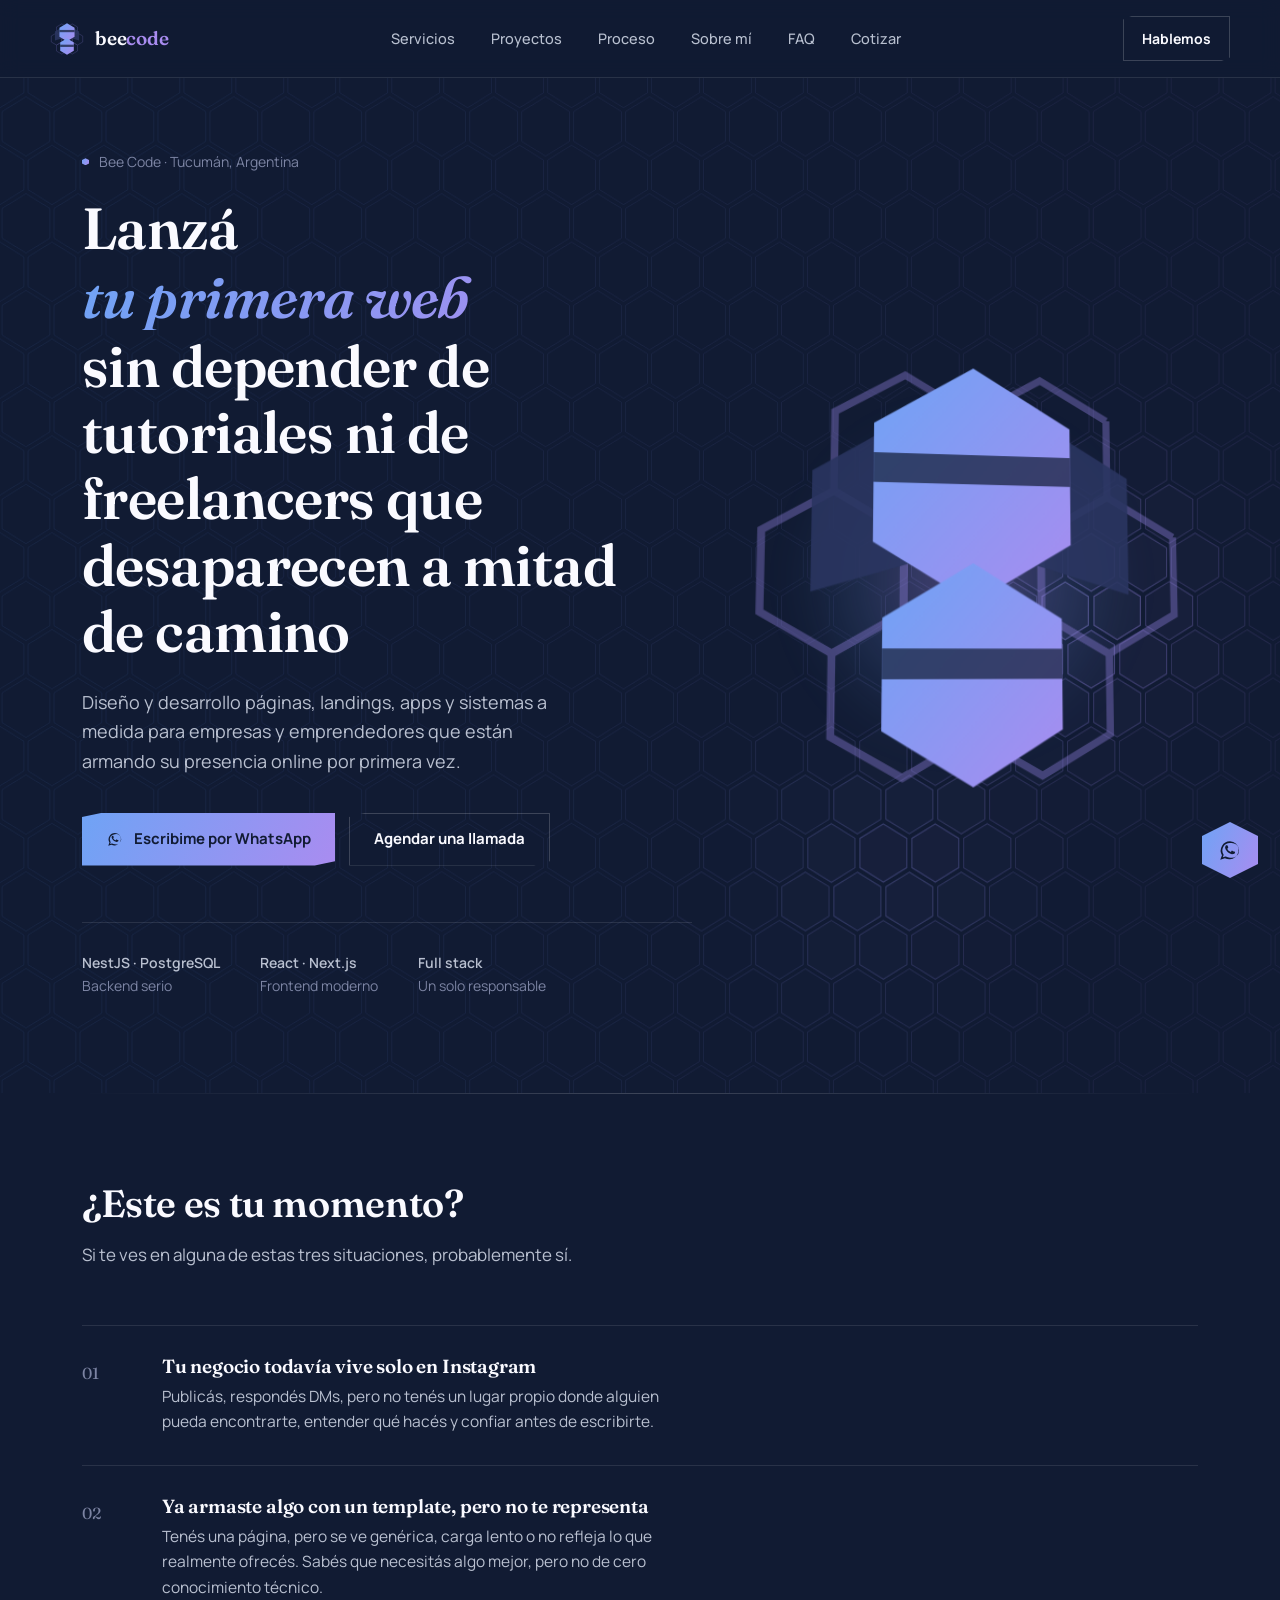
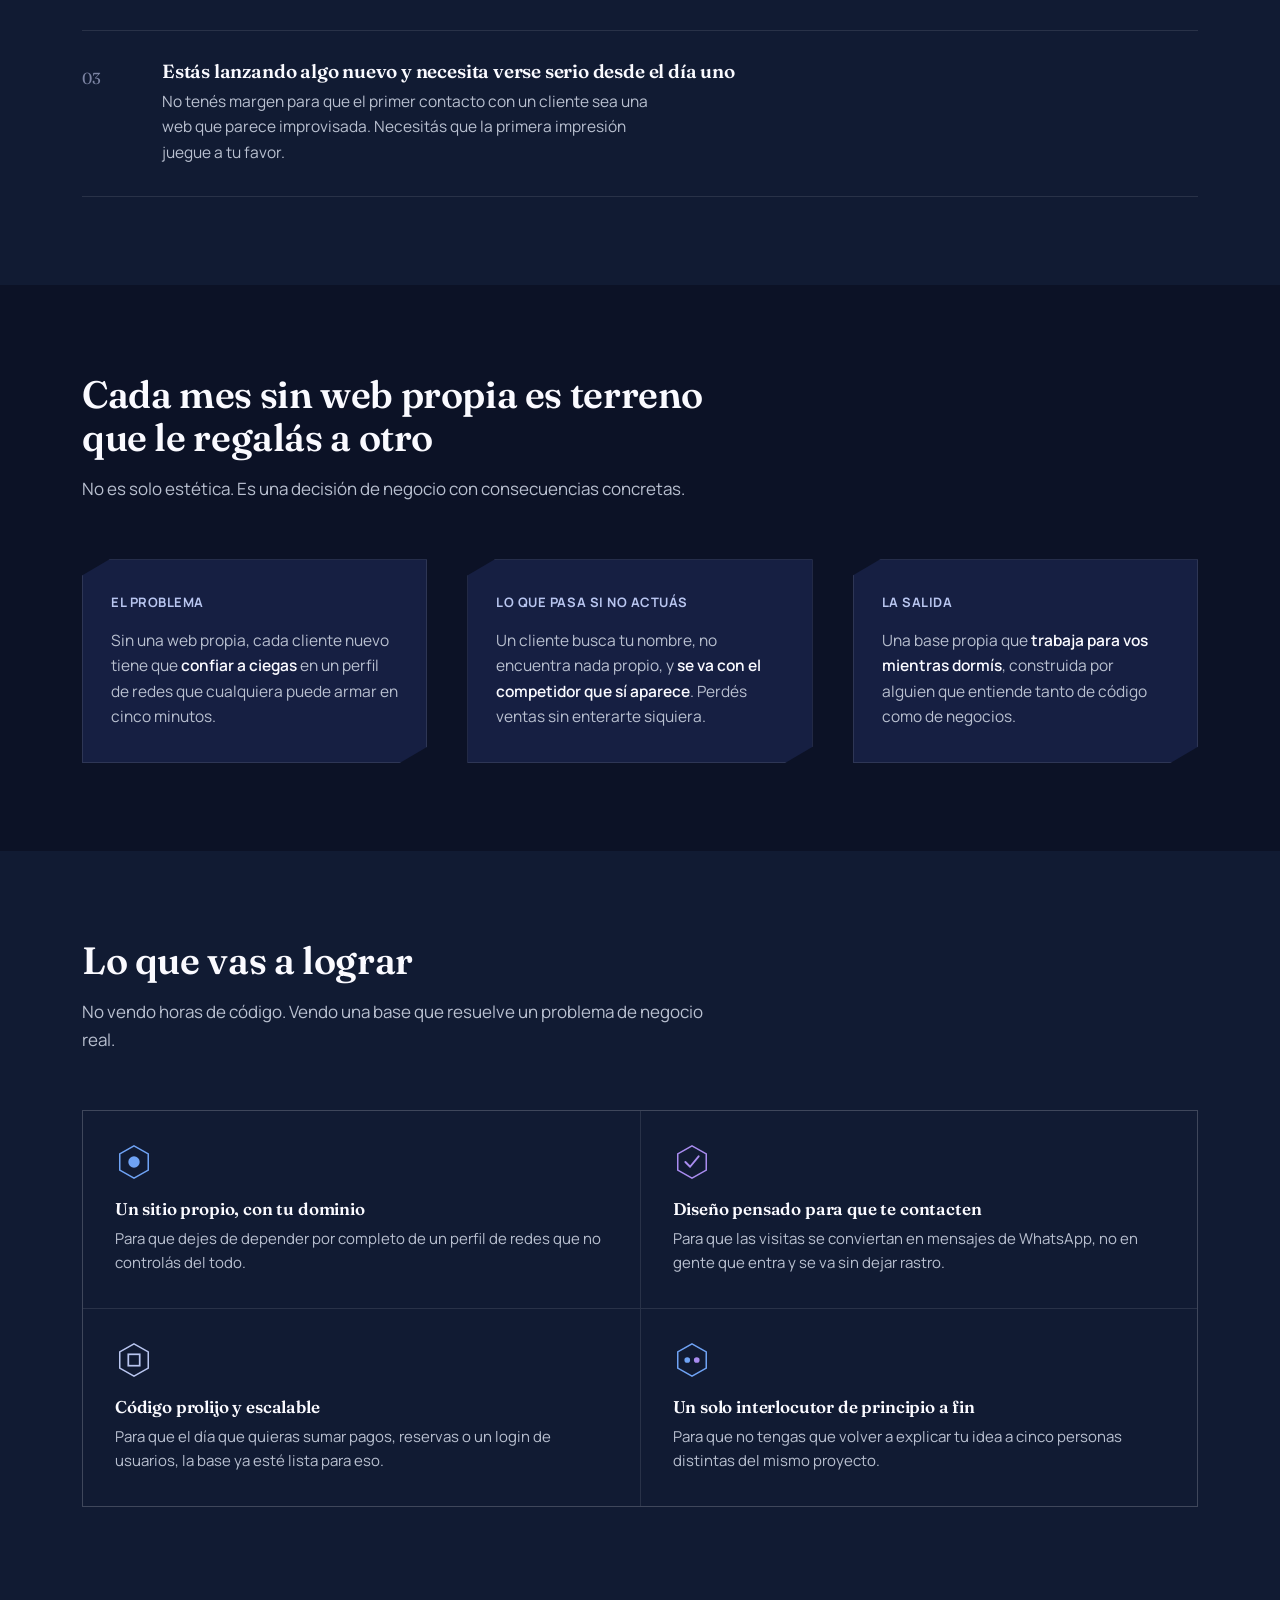
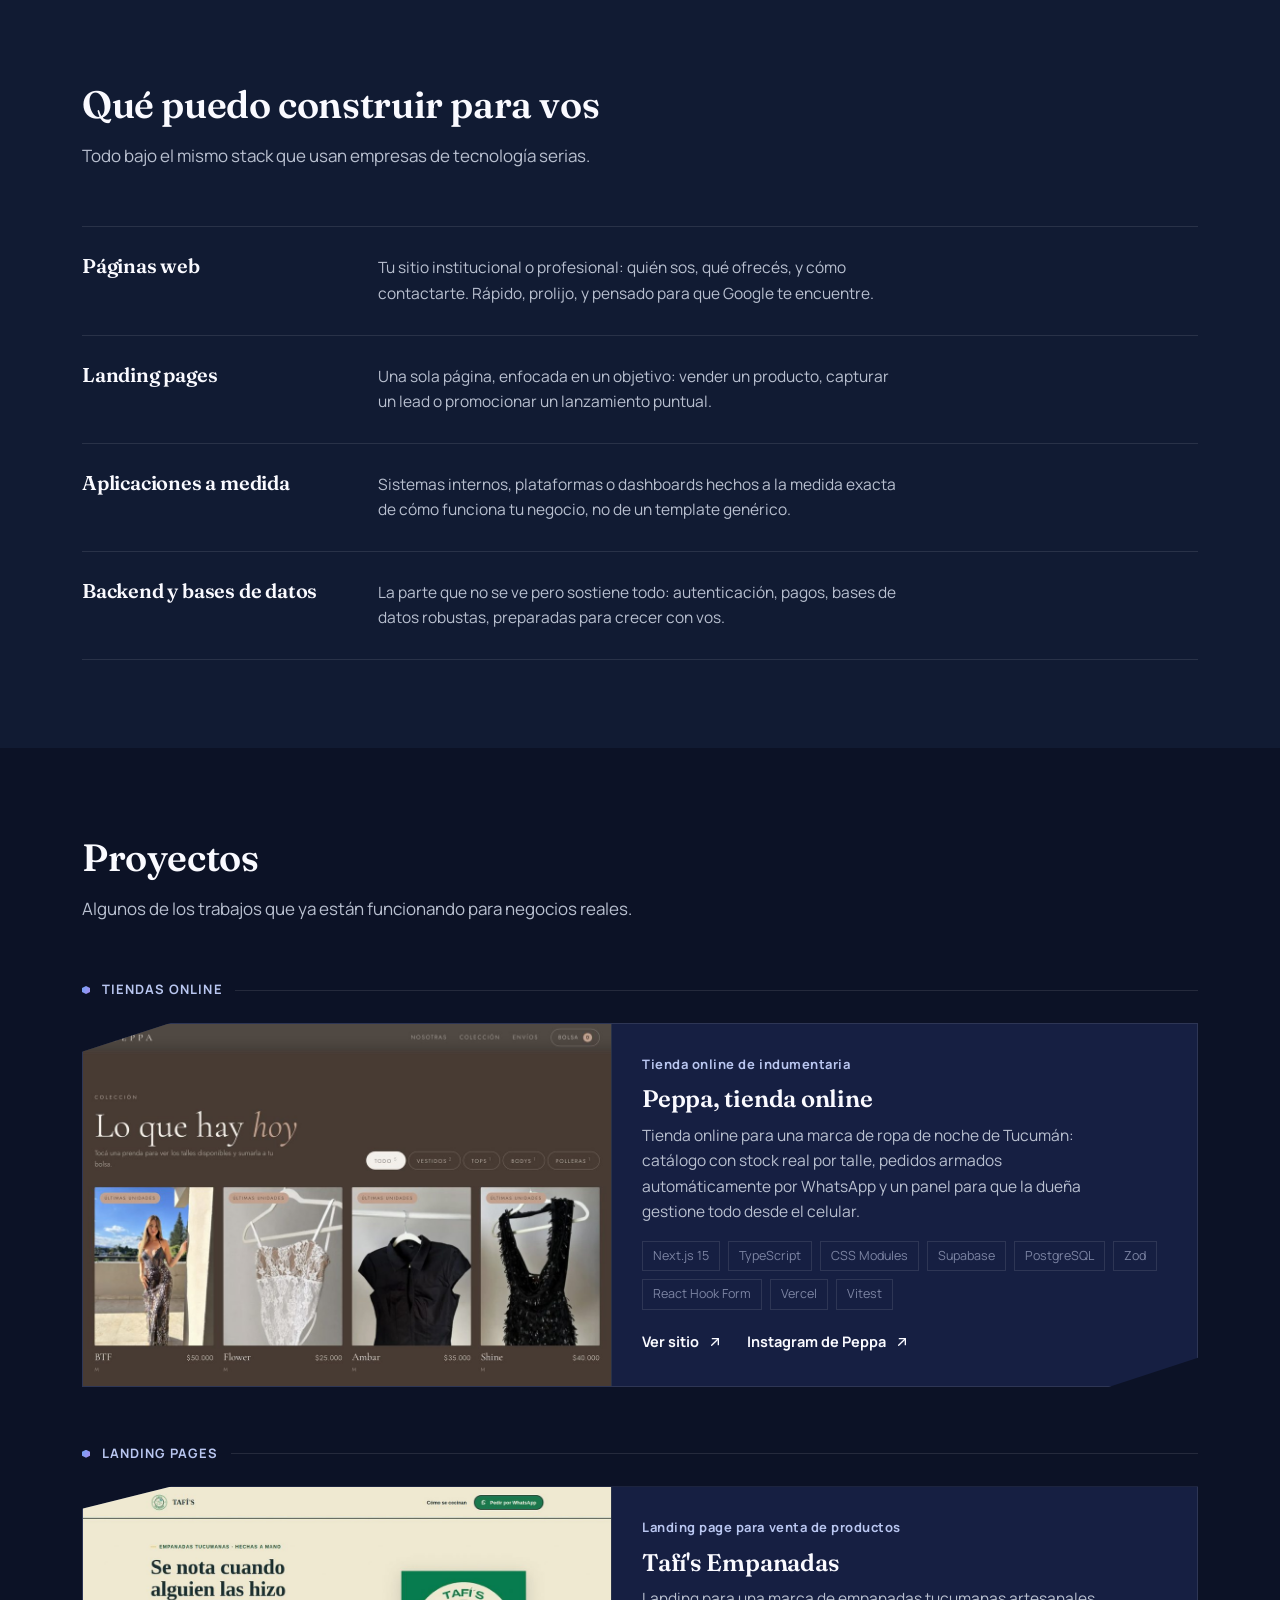
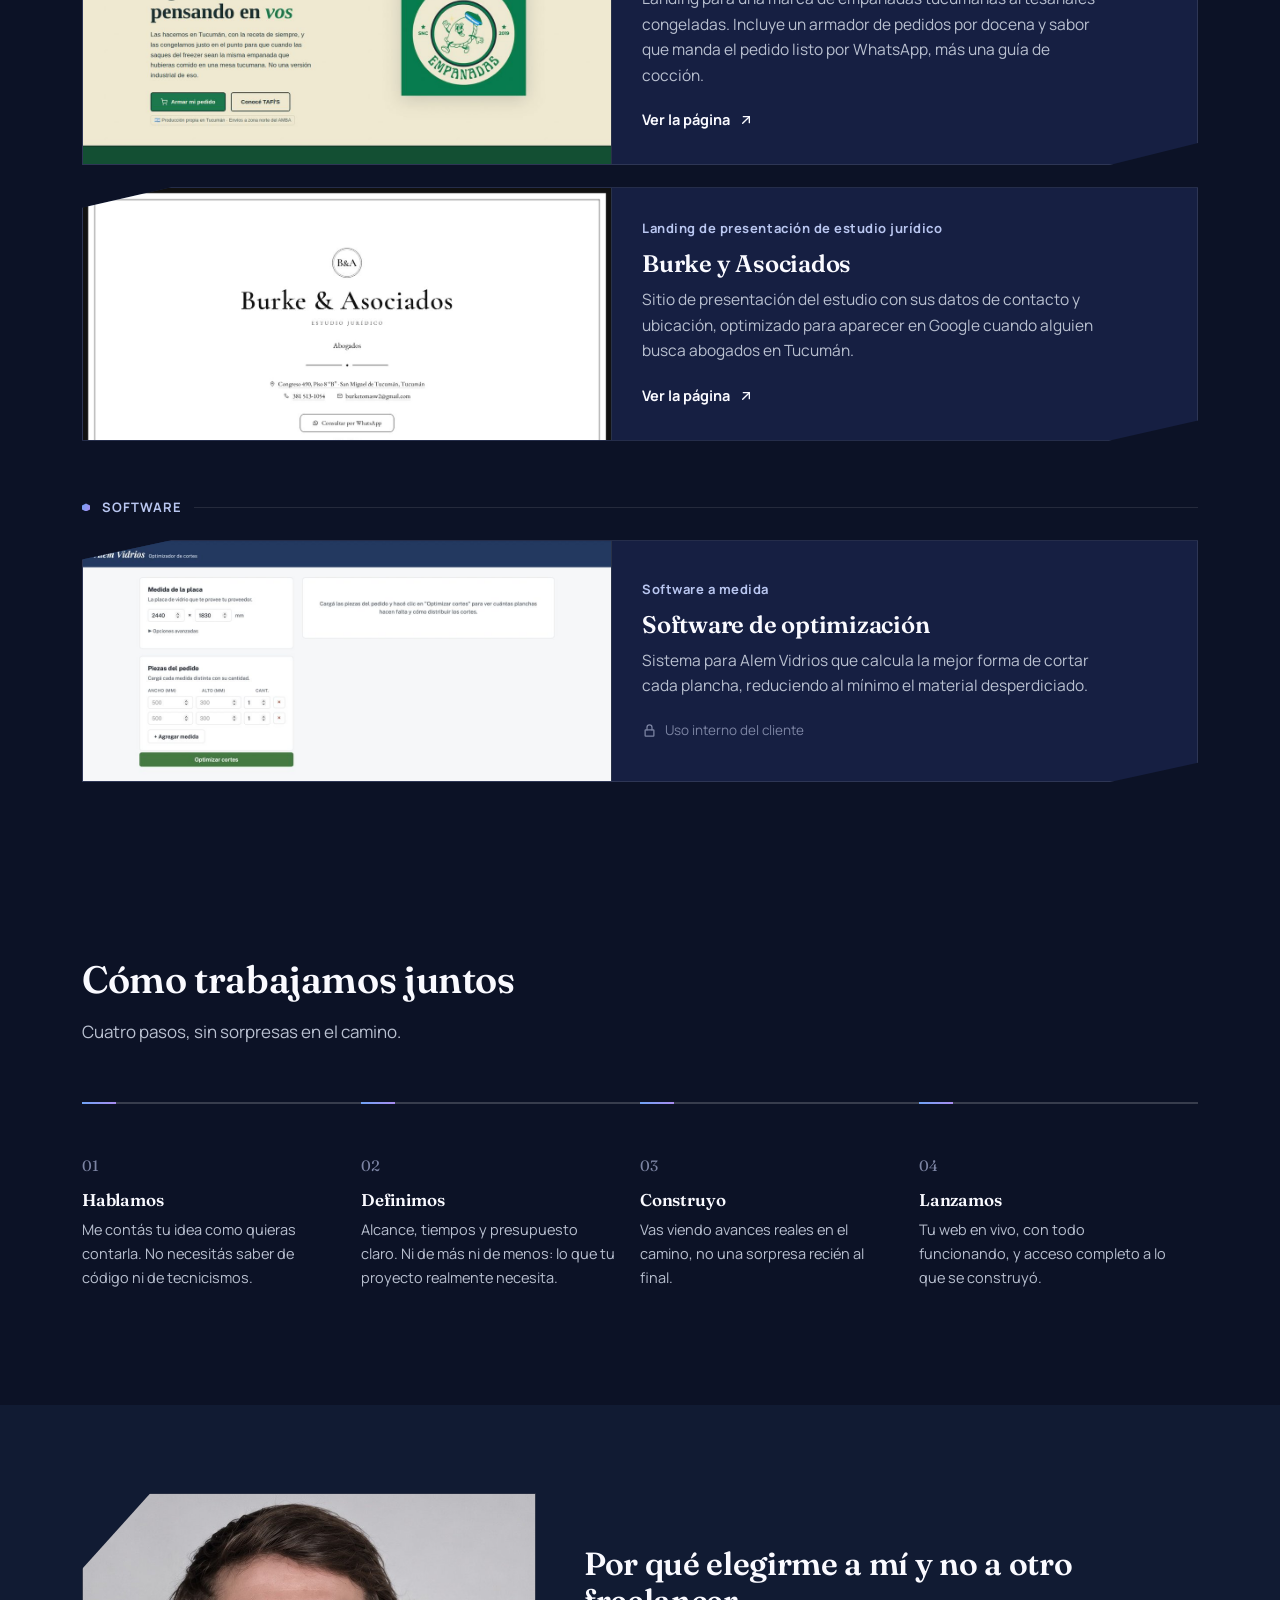
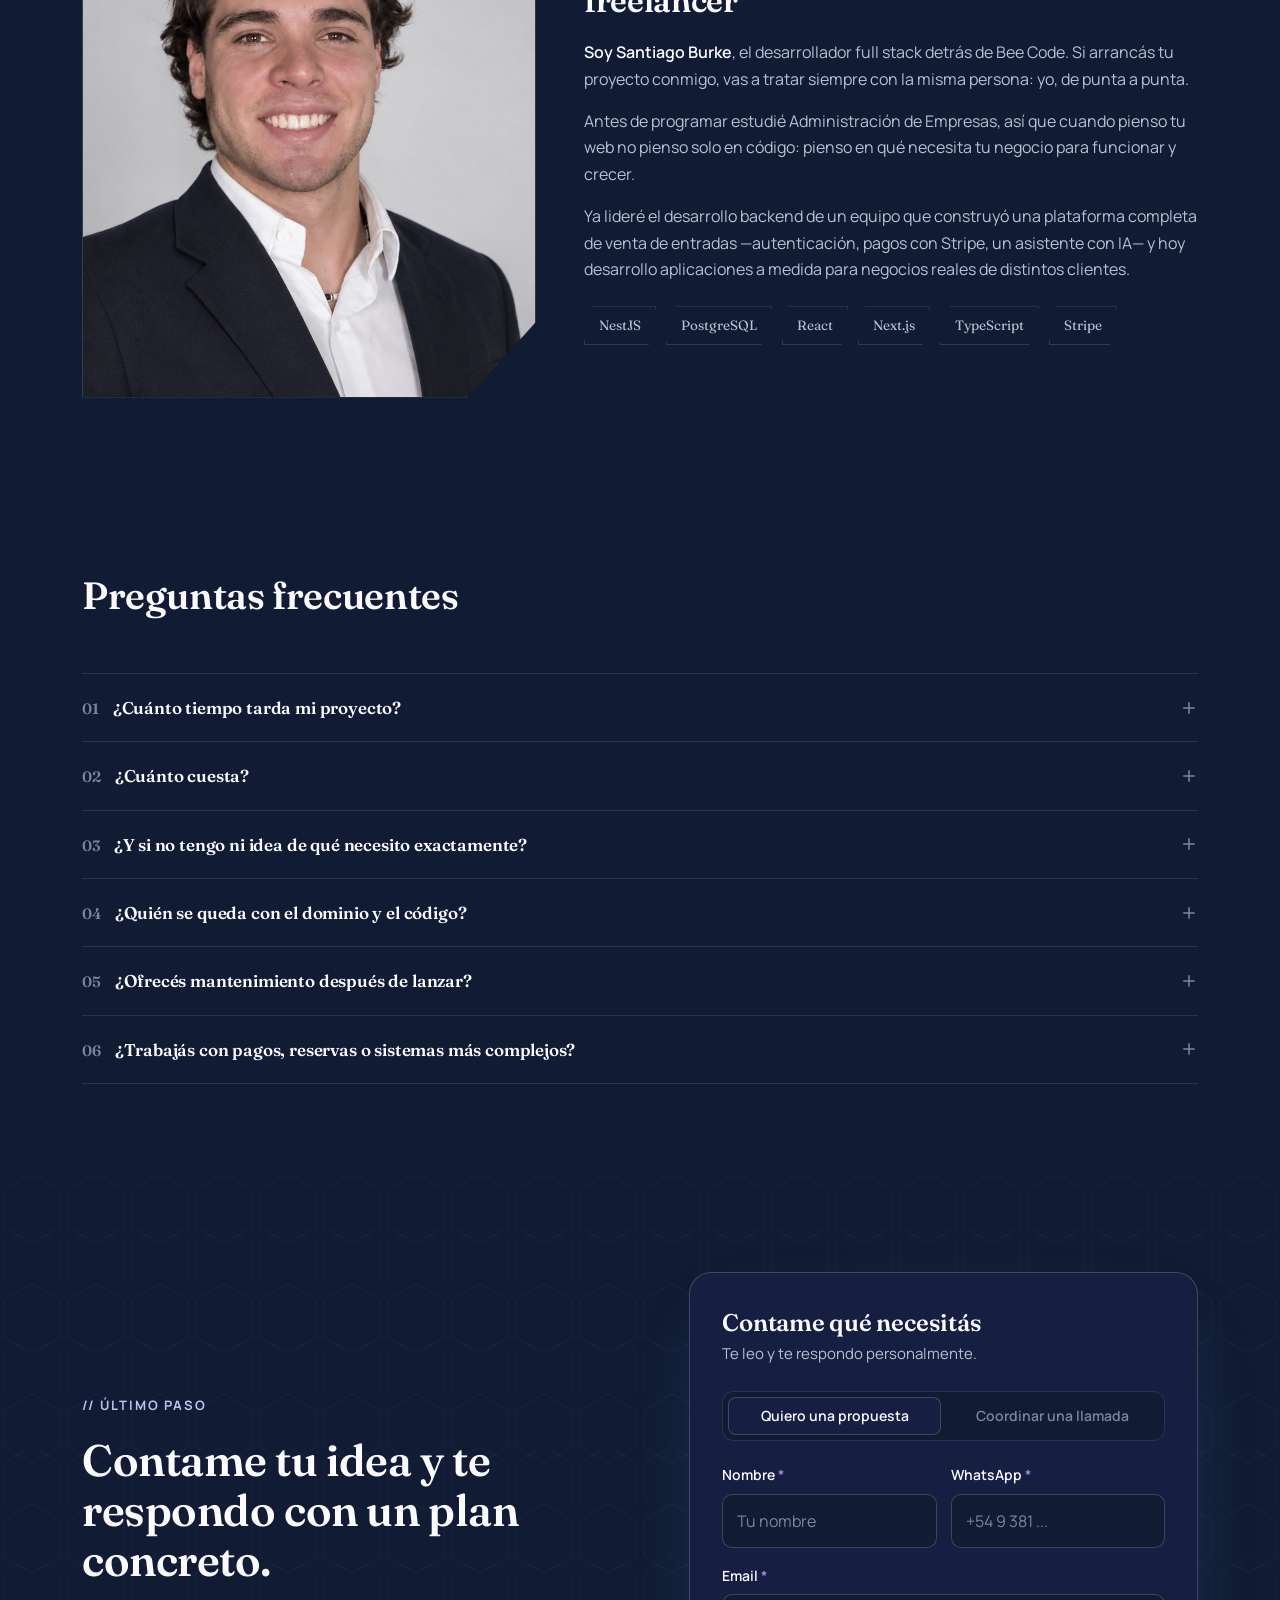
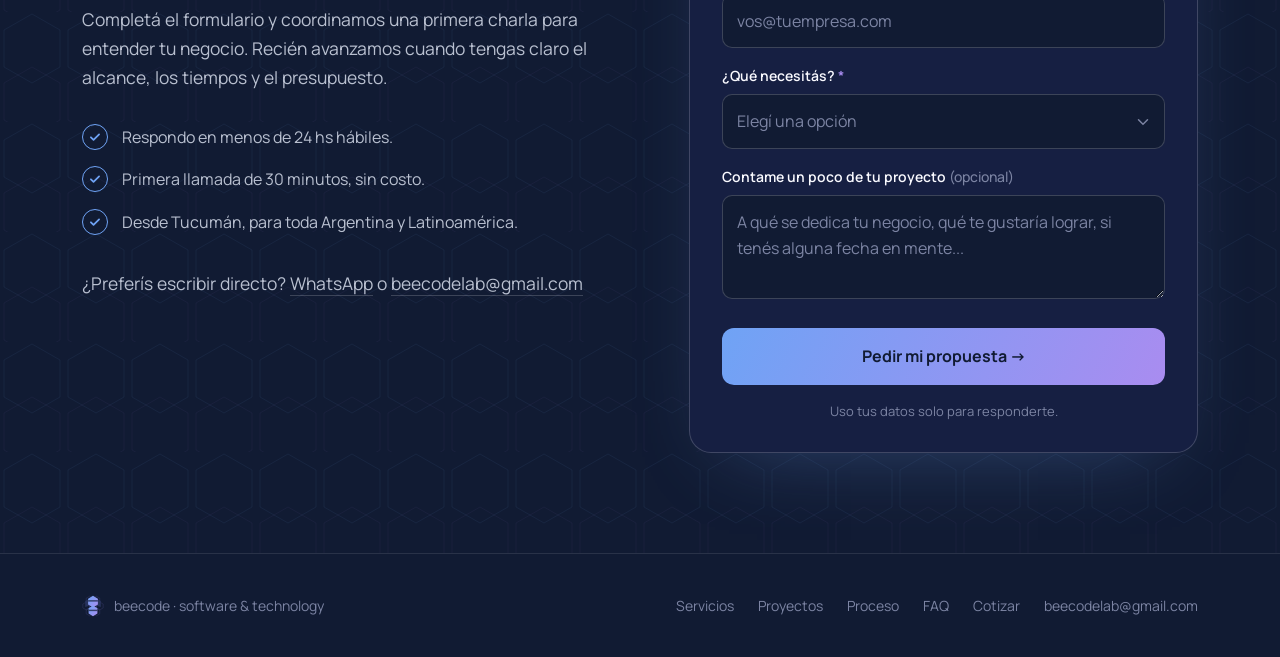
<file: index.html>
<!DOCTYPE html>
<html lang="es">
<head>
<meta charset="UTF-8">
<meta name="viewport" content="width=device-width, initial-scale=1.0">
<title>beecode | Desarrollo de software y páginas web en Tucumán</title>
<meta name="description" content="Desarrollo de software, páginas web, landings y apps a medida en Tucumán, Argentina. Soluciones tecnológicas para emprendedores y empresas que arrancan su presencia online.">
<meta property="og:title" content="beecode | Desarrollo de software y páginas web en Tucumán">
<meta property="og:description" content="Desarrollo de software, páginas web, landings y apps a medida en Tucumán, Argentina. Soluciones tecnológicas para emprendedores y empresas que arrancan su presencia online.">
<meta property="og:type" content="website">
<meta property="og:url" content="https://beecodelab.com/">
<meta property="og:site_name" content="Bee Code">
<meta property="og:locale" content="es_AR">
<meta property="og:image" content="https://beecodelab.com/assets/og.png">
<meta property="og:image:width" content="1200">
<meta property="og:image:height" content="630">
<meta property="og:image:alt" content="Bee Code · software y páginas web a medida en Tucumán">
<meta name="twitter:card" content="summary_large_image">
<link rel="canonical" href="https://beecodelab.com/">
<link rel="icon" type="image/svg+xml" href="assets/favicon.svg">
<link rel="icon" type="image/png" sizes="32x32" href="assets/favicon-32.png">
<link rel="icon" type="image/png" sizes="16x16" href="assets/favicon-16.png">
<link rel="icon" href="assets/favicon.ico">
<link rel="apple-touch-icon" sizes="180x180" href="assets/apple-touch-icon.png">
<link rel="preconnect" href="https://fonts.googleapis.com">
<link rel="preconnect" href="https://fonts.gstatic.com" crossorigin>
<link href="https://fonts.googleapis.com/css2?family=Fraunces:opsz,wght@9..144,500;9..144,600;9..144,700&family=Manrope:wght@400;500;600;700&display=swap" rel="stylesheet">
<link rel="stylesheet" href="assets/css/base.css">
<style>
  /* ===== HERO ===== */
  .hero{position:relative;padding:72px 0 96px;overflow:hidden;}
  .hero-grid{display:grid;grid-template-columns:1fr;gap:56px;align-items:center;position:relative;z-index:2;}
  @media(min-width:940px){ .hero-grid{grid-template-columns:1.15fr 0.85fr;} }
  .eyebrow-line{display:flex;align-items:center;gap:10px;margin-bottom:22px;color:var(--text-dim);font-size:14px;}
  .eyebrow-line .dot{width:7px;height:7px;background:var(--gradient);clip-path:polygon(50% 0%,100% 25%,100% 75%,50% 100%,0% 75%,0% 25%);}
  .hero h1{font-size:clamp(34px,5.2vw,58px);max-width:15ch;margin-bottom:24px;}
  .hero-sub{font-size:18px;color:var(--text-muted);max-width:46ch;margin-bottom:36px;}
  .hero-art{position:relative;aspect-ratio:1/1;display:flex;align-items:center;justify-content:center;}
  .hero-art svg{width:100%;height:100%;overflow:visible;}

  /* ===== HERO INTERACTIVO (solo con JS y sin "reducir movimiento"; sin JS se ve el inicio estático) ===== */
  .sr-only{position:absolute;width:1px;height:1px;overflow:hidden;clip:rect(0 0 0 0);white-space:nowrap;}
  #comb{position:absolute;inset:0;width:100%;height:100%;pointer-events:none;z-index:1;opacity:0;transition:opacity .6s ease;}
  .hero.is-live #comb{opacity:1;}
  .hero.is-live .hexfield{opacity:0;transition:opacity .6s ease;}
  .h1-rot{display:none;}
  .hero.is-live .h1-static{display:none;}
  .hero.is-live .h1-rot{display:grid;grid-template-areas:"s";margin:.04em 0 .06em;white-space:nowrap;width:max-content;max-width:100%;}
  @media(max-width:600px){ .hero.is-live .h1-rot{font-size:min(1em,8.4vw);} }
  .h1-rot span{grid-area:s;font-style:italic;background:var(--gradient);-webkit-background-clip:text;background-clip:text;color:transparent;padding-right:.08em;
    opacity:0;transform:translateY(.45em);filter:blur(6px);transition:opacity .55s ease,transform .55s cubic-bezier(.2,.8,.2,1),filter .55s ease;}
  .h1-rot span.on{opacity:1;transform:none;filter:none;}
  .h1-rot span.out{opacity:0;transform:translateY(-.45em);filter:blur(6px);}
  .hero-art{perspective:900px;}
  .hero-art .art-glow{position:absolute;inset:12%;border-radius:50%;background:radial-gradient(circle at 50% 50%,rgba(169,140,240,.35),rgba(111,163,245,.12) 45%,transparent 70%);filter:blur(20px);opacity:0;transition:opacity .8s ease;}
  .hero-art .art-tilt,.hero-art .art-float{position:absolute;inset:0;}
  .hero-art .art-tilt{transform-style:preserve-3d;will-change:transform;}
  .hero.is-live .art-glow{opacity:1;}
  .hero.is-live .art-float{animation:beeFloat 6s ease-in-out infinite;}
  .hero.is-live .wing-l{transform-box:fill-box;transform-origin:100% 40%;animation:wingL 2.4s ease-in-out infinite;}
  .hero.is-live .wing-r{transform-box:fill-box;transform-origin:0% 40%;animation:wingR 2.4s ease-in-out infinite;}
  .assemble .comb polygon{stroke-dasharray:1;stroke-dashoffset:1;animation:combDraw .9s ease forwards;animation-delay:calc(var(--i)*90ms);}
  .assemble .seg{transform-box:fill-box;transform-origin:50% 50%;opacity:0;animation:segPop .7s cubic-bezier(.2,1.4,.4,1) forwards;}
  .assemble .seg-1{animation-delay:.75s;}
  .assemble .seg-2{animation-delay:.9s;}
  .hero.is-live .assemble .wing-l{opacity:0;animation:partIn .6s ease 1.05s forwards,wingL 2.4s ease-in-out 1.65s infinite;}
  .hero.is-live .assemble .wing-r{opacity:0;animation:partIn .6s ease 1.05s forwards,wingR 2.4s ease-in-out 1.65s infinite;}
  .assemble .stripe{opacity:0;animation:stripeIn .4s ease 1.25s forwards;}
  @keyframes combDraw{to{stroke-dashoffset:0;}}
  @keyframes segPop{from{opacity:0;transform:scale(.4) translateY(10%);}to{opacity:1;transform:none;}}
  @keyframes partIn{to{opacity:.9;}}
  @keyframes stripeIn{to{opacity:.7;}}
  @keyframes beeFloat{0%,100%{transform:translateY(0);}50%{transform:translateY(-14px);}}
  @keyframes wingL{0%,100%{transform:rotate(0);}50%{transform:rotate(-7deg);}}
  @keyframes wingR{0%,100%{transform:rotate(0);}50%{transform:rotate(7deg);}}

  .trust-strip{
    margin-top:56px;padding-top:28px;border-top:1px solid var(--line);
    display:flex;flex-wrap:wrap;gap:28px 40px;color:var(--text-dim);font-size:14px;
  }
  .trust-strip strong{color:var(--text-muted);font-weight:600;}

  .who-list{display:grid;gap:0;border-top:1px solid var(--line);}
  .who-item{display:grid;grid-template-columns:56px 1fr;gap:24px;padding:30px 0;border-bottom:1px solid var(--line);align-items:flex-start;}
  .who-num{font-family:'Fraunces',serif;font-size:16px;color:var(--text-dim);padding-top:4px;}
  .who-item h3{font-size:19px;font-weight:600;margin-bottom:6px;}
  .who-item p{color:var(--text-muted);font-size:15.5px;max-width:56ch;}

  .pas{background:var(--bg-panel);}
  .pas-grid{display:grid;gap:40px;}
  @media(min-width:860px){ .pas-grid{grid-template-columns:repeat(3,1fr);} }
  .pas-card{padding:32px 28px;background:var(--bg-panel-2);clip-path:var(--hex-cut);border:1px solid var(--line);}
  .pas-card .tag{font-size:13px;color:var(--periwinkle);font-weight:700;letter-spacing:0.04em;margin-bottom:14px;display:block;}
  .pas-card p{color:var(--text-muted);font-size:15.5px;}
  .pas-card p strong{color:var(--text);font-weight:600;}

  .benefits{display:grid;gap:1px;background:var(--line);border:1px solid var(--line);}
  @media(min-width:760px){ .benefits{grid-template-columns:1fr 1fr;} }
  .benefit{background:var(--bg);padding:32px;}
  .benefit-icon{width:38px;height:38px;margin-bottom:18px;}
  .benefit h3{font-size:17px;margin-bottom:8px;}
  .benefit p{color:var(--text-muted);font-size:15px;}

  .services-list{border-top:1px solid var(--line);}
  .service-row{display:grid;grid-template-columns:1fr;gap:16px;padding:28px 0;border-bottom:1px solid var(--line);}
  @media(min-width:760px){ .service-row{grid-template-columns:280px 1fr;align-items:baseline;} }
  .service-row h3{font-size:20px;}
  .service-row p{color:var(--text-muted);font-size:15.5px;max-width:58ch;}


  /* ===== PORTFOLIO ===== */
  .portfolio{background:var(--bg-panel);}
  .work-group{margin-bottom:56px;}
  .work-group:last-child{margin-bottom:0;}
  .work-group-head{display:flex;align-items:center;gap:12px;margin-bottom:22px;color:var(--periwinkle);font-size:13px;font-weight:700;letter-spacing:0.08em;text-transform:uppercase;}
  .work-group-head .dot{width:8px;height:8px;background:var(--gradient);clip-path:polygon(50% 0%,100% 25%,100% 75%,50% 100%,0% 75%,0% 25%);}
  .work-group-head::after{content:"";flex:1;height:1px;background:var(--line);}
  .work-list{display:grid;gap:22px;}
  .work-card{
    display:grid;grid-template-columns:1fr;background:var(--bg-panel-2);
    border:1px solid var(--line);clip-path:var(--hex-cut);
    transition:border-color 0.2s ease, transform 0.2s ease, box-shadow 0.2s ease;
  }
  @media(min-width:760px){ .work-card{grid-template-columns:minmax(260px,0.95fr) 1.05fr;} }
  a.work-card:hover{border-color:var(--purple);transform:translateY(-3px);box-shadow:0 14px 40px -18px rgba(169,140,240,0.5);}
  .work-media{position:relative;aspect-ratio:16/10;overflow:hidden;background:var(--bg);border-bottom:1px solid var(--line);}
  @media(min-width:760px){ .work-media{border-bottom:none;border-right:1px solid var(--line);aspect-ratio:auto;min-height:240px;} }
  .work-media img{position:absolute;inset:0;width:100%;height:100%;object-fit:cover;object-position:top center;transition:transform 0.4s ease;}
  a.work-card:hover .work-media img{transform:scale(1.03);}
  .work-ph{position:absolute;inset:0;display:flex;align-items:center;justify-content:center;
    background:radial-gradient(circle at 30% 20%, rgba(111,163,245,0.18), transparent 60%),radial-gradient(circle at 80% 90%, rgba(169,140,240,0.2), transparent 55%);}
  .work-ph span{font-family:'Fraunces',serif;font-size:28px;color:var(--text-dim);}
  .work-body{padding:30px 30px 32px;display:flex;flex-direction:column;justify-content:center;gap:10px;}
  .work-type{font-size:13px;font-weight:700;color:var(--periwinkle);letter-spacing:0.04em;}
  .work-body h3{font-size:24px;}
  .work-body p{color:var(--text-muted);font-size:15.5px;max-width:52ch;}
  .work-tags{display:flex;flex-wrap:wrap;gap:8px;margin-top:6px;}
  .work-tags span{font-size:12.5px;color:var(--text-dim);border:1px solid var(--line);padding:4px 10px;}
  .work-link{display:inline-flex;align-items:center;gap:8px;margin-top:10px;font-weight:700;font-size:14.5px;}
  .work-link svg{width:16px;height:16px;transition:transform 0.2s ease;}
  a.work-card:hover .work-link svg{transform:translate(3px,-3px);}
  .work-private{margin-top:10px;font-size:13.5px;color:var(--text-dim);display:inline-flex;align-items:center;gap:8px;}
  .work-private svg{width:15px;height:15px;}
  .work-links{display:flex;flex-wrap:wrap;gap:4px 24px;}
  .work-links .work-link:hover{color:var(--periwinkle);}
  .work-links .work-link:hover svg{transform:translate(3px,-3px);}

  .about{display:grid;gap:48px;align-items:center;}
  @media(min-width:900px){ .about{grid-template-columns:0.85fr 1.15fr;} }
  .about-photo .frame{
    clip-path:polygon(15% 0%, 100% 0%, 100% 85%, 85% 100%, 0% 100%, 0% 15%);
    overflow:hidden;border:1px solid var(--line-strong);background:var(--bg-panel);
  }
  .about-photo img{width:100%;height:100%;object-fit:cover;display:block;}
  .about-copy h2{font-size:clamp(26px,3vw,32px);margin-bottom:20px;}
  .about-copy p{color:var(--text-muted);font-size:16px;margin-bottom:16px;}
  .about-copy p strong{color:var(--text);font-weight:600;}
  .stack-row{display:flex;flex-wrap:wrap;gap:10px;margin-top:24px;}
  .stack-pill{
    font-family:'Fraunces',serif;font-size:13.5px;padding:7px 14px;
    border:1px solid var(--line-strong);color:var(--text-muted);
    clip-path:polygon(10% 0%,100% 0%,90% 100%,0% 100%);
  }

  .faq-list{border-top:1px solid var(--line);}
  .faq-item{border-bottom:1px solid var(--line);}
  .faq-q{
    width:100%;text-align:left;
    display:flex;align-items:center;justify-content:space-between;gap:16px;
    padding:24px 0;
  }
  .faq-q .faq-title{font-family:'Fraunces',serif;font-optical-sizing:auto;font-weight:600;letter-spacing:-0.01em;line-height:1.14;font-size:17px;display:flex;gap:14px;margin:0;}
  .faq-q .faq-title span{color:var(--text-dim);font-family:'Fraunces',serif;font-size:15px;padding-top:2px;}
  .faq-icon{width:18px;height:18px;flex-shrink:0;transition:transform 0.2s ease;color:var(--text-dim);}
  .faq-item.open .faq-icon{transform:rotate(45deg);}
  .faq-a{
    max-height:0;overflow:hidden;transition:max-height 0.25s ease;
  }
  .faq-item.open .faq-a{max-height:200px;}
  .faq-a p{color:var(--text-muted);font-size:15.5px;max-width:64ch;padding:0 0 24px 30px;}

  .final-cta{position:relative;padding:100px 0;overflow:hidden;}
  .final-inner{position:relative;z-index:2;max-width:680px;}
  .final-cta h2{font-size:clamp(28px,3.8vw,40px);margin-bottom:20px;}
  .final-inner p{color:var(--text-muted);font-size:17px;margin-bottom:36px;max-width:52ch;}

  /* ===== CONTACTO (home) ===== */
  .contact-grid{position:relative;z-index:2;display:grid;gap:48px;align-items:center;}
  @media(min-width:960px){ .contact-grid{grid-template-columns:1fr 0.95fr;gap:72px;} }
  .contact-eyebrow{font-size:13px;font-weight:700;letter-spacing:0.14em;text-transform:uppercase;color:var(--periwinkle);margin-bottom:18px;display:block;}
  .contact-copy h2{font-size:clamp(30px,4vw,44px);margin-bottom:20px;}
  .contact-copy > p{color:var(--text-muted);font-size:17.5px;max-width:48ch;margin-bottom:32px;}
  .check-list{list-style:none;display:grid;gap:16px;margin-bottom:34px;}
  .check-list li{display:flex;gap:14px;align-items:center;color:var(--text-muted);font-size:16px;}
  .check-list .ck{width:26px;height:26px;flex-shrink:0;display:flex;align-items:center;justify-content:center;border:1.5px solid var(--blue);border-radius:50%;color:var(--blue);}
  .check-list .ck svg{width:14px;height:14px;}
  .contact-alt{font-size:14.5px;color:var(--text-dim);}
  .contact-alt a{color:var(--text-muted);border-bottom:1px solid var(--line-strong);}
  .contact-alt a:hover{color:var(--text);border-color:var(--purple);}

</style>
<script type="application/ld+json">
{
  "@context": "https://schema.org",
  "@type": "ProfessionalService",
  "name": "Bee Code",
  "alternateName": "beecode",
  "image": "https://beecodelab.com/assets/apple-touch-icon.png",
  "url": "https://beecodelab.com/",
  "telephone": "+543816378896",
  "description": "Desarrollo de software, páginas web, landings y apps a medida para emprendedores y empresas que están armando su presencia online por primera vez.",
  "address": {
    "@type": "PostalAddress",
    "addressRegion": "Tucumán",
    "addressCountry": "AR"
  },
  "areaServed": [
    "Tucumán",
    "Argentina"
  ],
  "founder": {
    "@type": "Person",
    "name": "Santiago Burke"
  },
  "sameAs": [
    "https://www.instagram.com/beecode.lab",
    "https://www.tiktok.com/@beecode.lab",
    "https://github.com/BSantiagoBurke"
  ]
}
</script>
</head>
<body>

<svg width="0" height="0" style="position:absolute" aria-hidden="true">
  <defs>
    <linearGradient id="beeGradInv" x1="0%" y1="0%" x2="100%" y2="100%">
      <stop offset="0%" stop-color="#6FA3F5"/>
      <stop offset="100%" stop-color="#A98CF0"/>
    </linearGradient>
    <symbol id="beeIcon" viewBox="145 55 90 90">
      <g stroke="#8B7BD8" stroke-width="1.5" fill="none" opacity="0.4">
        <polygon points="203.9,92 203.9,108 190,116 176.1,108 176.1,92 190,84"/>
        <polygon points="231.6,92 231.6,108 217.7,116 203.8,108 203.8,92 217.7,84"/>
        <polygon points="176.2,92 176.2,108 162.3,116 148.4,108 148.4,92 162.3,84"/>
        <polygon points="217.75,68 217.75,84 203.85,92 189.95,84 189.95,68 203.85,60"/>
        <polygon points="190.05,68 190.05,84 176.15,92 162.25,84 162.25,68 176.15,60"/>
        <polygon points="217.75,116 217.75,132 203.85,140 189.95,132 189.95,116 203.85,108"/>
        <polygon points="190.05,116 190.05,132 176.15,140 162.25,132 162.25,116 176.15,108"/>
      </g>
      <polygon points="158,80 178,68 178,98 158,104" fill="#2A3560" opacity="0.9"/>
      <polygon points="222,80 202,68 202,98 222,104" fill="#2A3560" opacity="0.9"/>
      <polygon points="190,58 210,70 210,94 190,106 170,94 170,70" fill="url(#beeGradInv)"/>
      <polygon points="190,98 208,109 208,131 190,142 172,131 172,109" fill="url(#beeGradInv)"/>
      <rect x="170" y="76" width="40" height="6" fill="#111B33" opacity="0.7"/>
      <rect x="172" y="115" width="36" height="6" fill="#111B33" opacity="0.7"/>
    </symbol>
  </defs>
</svg>

<header>
  <div class="wrap header-row">
    <a class="brand" href="#top" data-target="top">
      <svg class="brand-icon" xmlns:xlink="http://www.w3.org/1999/xlink"><use href="#beeIcon" xlink:href="#beeIcon"/></svg>
      <span class="brand-word"><span class="bee">bee</span><span class="code">code</span></span>
    </a>

    <nav class="main-nav" aria-label="Navegación principal">
      <a class="nav-link" data-target="servicios" href="#servicios">Servicios</a>
      <a class="nav-link" data-target="portfolio" href="#portfolio">Proyectos</a>
      <a class="nav-link" data-target="proceso" href="#proceso">Proceso</a>
      <a class="nav-link" data-target="sobre-mi" href="#sobre-mi">Sobre mí</a>
      <a class="nav-link" data-target="faq" href="#faq">FAQ</a>
      <a class="nav-link" href="/cotizar">Cotizar</a>
    </nav>

    <div class="header-right">
      <a class="btn btn-ghost btn-sm" href="/cotizar">Hablemos</a>
      <button class="menu-toggle" type="button" id="menuToggle" aria-label="Abrir menú" aria-expanded="false">
        <svg viewBox="0 0 24 24" fill="none" stroke="currentColor" stroke-width="2" stroke-linecap="round" id="menuIcon"><path d="M4 6h16"/><path d="M4 12h16"/><path d="M4 18h16"/></svg>
      </button>
    </div>
  </div>
  <nav class="mobile-nav" id="mobileNav" aria-label="Navegación móvil">
    <a data-target="servicios" href="#servicios">Servicios</a>
    <a data-target="portfolio" href="#portfolio">Proyectos</a>
    <a data-target="proceso" href="#proceso">Proceso</a>
    <a data-target="sobre-mi" href="#sobre-mi">Sobre mí</a>
    <a data-target="faq" href="#faq">FAQ</a>
    <a href="/cotizar">Cotizar</a>
    <a data-target="contacto" data-intent="propuesta" href="#contacto">Contacto</a>
  </nav>
</header>

<section class="hero" id="top">
  <div class="hexfield" aria-hidden="true">
    <svg width="100%" height="100%" preserveAspectRatio="xMidYMid slice">
      <defs>
        <pattern id="hexpat" width="64" height="110" patternUnits="userSpaceOnUse">
          <polygon points="32,2 60,18 60,55 32,71 4,55 4,18" fill="none" stroke="#6FA3F5" stroke-opacity="0.14" stroke-width="1"/>
          <polygon points="32,55 60,71 60,108 32,124 4,108 4,71" fill="none" stroke="#A98CF0" stroke-opacity="0.1" stroke-width="1"/>
        </pattern>
      </defs>
      <rect width="100%" height="100%" fill="url(#hexpat)"/>
    </svg>
  </div>

  <canvas id="comb" aria-hidden="true"></canvas>

  <div class="wrap hero-grid">
    <div>
      <div class="eyebrow-line"><span class="dot"></span> Bee Code · Tucumán, Argentina</div>
      <h1><span class="sr-only">Lanzá tu primera web sin depender de tutoriales ni de freelancers que desaparecen a mitad de camino</span><span aria-hidden="true">Lanzá <span class="h1-static">tu primera web</span> <span class="h1-rot" id="heroRot"><span class="on">tu primera web</span><span>tu tienda online</span><span>tu sistema de turnos</span><span>tu app a medida</span></span> sin depender de tutoriales ni de freelancers que desaparecen a mitad de camino</span></h1>
      <p class="hero-sub">Diseño y desarrollo páginas, landings, apps y sistemas a medida para empresas y emprendedores que están armando su presencia online por primera vez.</p>
      <div class="cta-row">
        <a class="btn" href="https://wa.me/5493816378896?text=Hola%20Santiago!%20Quiero%20contarte%20sobre%20mi%20proyecto" target="_blank" rel="noopener">
          <svg viewBox="0 0 24 24" fill="currentColor"><path d="M17.6 6.3A8.4 8.4 0 0 0 12 4a8.5 8.5 0 0 0-7.4 12.8L3 21l4.3-1.5A8.5 8.5 0 0 0 12 20.5a8.5 8.5 0 0 0 5.6-14.2zm-5.6 12.8c-1.4 0-2.7-.4-3.9-1l-.3-.2-2.4.8.8-2.3-.2-.3A6.9 6.9 0 0 1 12 5.6a6.9 6.9 0 1 1 0 13.5z"/><path d="M15.7 13.4c-.2-.1-1.4-.7-1.6-.8-.2-.1-.4-.1-.5.1l-.7.9c-.1.2-.3.2-.5.1-1.3-.6-2.2-1.4-2.8-2.6-.1-.2-.1-.4.1-.5l.6-.7c.1-.2.1-.4 0-.6l-.6-1.4c-.2-.4-.4-.3-.6-.3h-.5c-.2 0-.5.1-.6.4-.2.4-.7 1.1-.4 2.4.3 1.4 1.7 3.5 3.9 4.6 2.4 1.2 2.9.9 3.4.8.5-.1 1.4-.6 1.6-1.1.2-.5.2-.9.1-1z"/></svg>
          Escribime por WhatsApp
        </a>
        <a class="btn btn-ghost" href="#contacto" data-target="contacto" data-intent="llamada">Agendar una llamada</a>
      </div>

      <div class="trust-strip">
        <div><strong>NestJS · PostgreSQL</strong><br>Backend serio</div>
        <div><strong>React · Next.js</strong><br>Frontend moderno</div>
        <div><strong>Full stack</strong><br>Un solo responsable</div>
      </div>
    </div>

    <div class="hero-art" id="heroArt" aria-hidden="true">
      <div class="art-glow" id="artGlow"></div>
      <div class="art-tilt" id="artTilt"><div class="art-float">
        <svg viewBox="145 55 90 90" id="heroBee">
          <g class="comb" stroke="#8B7BD8" stroke-width="1.5" fill="none" opacity="0.4">
            <polygon pathLength="1" style="--i:0" points="203.9,92 203.9,108 190,116 176.1,108 176.1,92 190,84"/>
            <polygon pathLength="1" style="--i:1" points="190.05,68 190.05,84 176.15,92 162.25,84 162.25,68 176.15,60"/>
            <polygon pathLength="1" style="--i:2" points="217.75,68 217.75,84 203.85,92 189.95,84 189.95,68 203.85,60"/>
            <polygon pathLength="1" style="--i:3" points="231.6,92 231.6,108 217.7,116 203.8,108 203.8,92 217.7,84"/>
            <polygon pathLength="1" style="--i:4" points="217.75,116 217.75,132 203.85,140 189.95,132 189.95,116 203.85,108"/>
            <polygon pathLength="1" style="--i:5" points="190.05,116 190.05,132 176.15,140 162.25,132 162.25,116 176.15,108"/>
            <polygon pathLength="1" style="--i:6" points="176.2,92 176.2,108 162.3,116 148.4,108 148.4,92 162.3,84"/>
          </g>
          <polygon class="wing-l" points="158,80 178,68 178,98 158,104" fill="#2A3560" opacity="0.9"/>
          <polygon class="wing-r" points="222,80 202,68 202,98 222,104" fill="#2A3560" opacity="0.9"/>
          <polygon class="seg seg-1" points="190,58 210,70 210,94 190,106 170,94 170,70" fill="url(#beeGradInv)"/>
          <polygon class="seg seg-2" points="190,98 208,109 208,131 190,142 172,131 172,109" fill="url(#beeGradInv)"/>
          <rect class="stripe" x="170" y="76" width="40" height="6" fill="#111B33" opacity="0.7"/>
          <rect class="stripe" x="172" y="115" width="36" height="6" fill="#111B33" opacity="0.7"/>
        </svg>
      </div></div>
    </div>
  </div>
</section>

<div class="wrap"><div class="divider"></div></div>

<section id="para-quien">
  <div class="wrap">
    <div class="section-head">
      <h2>¿Este es tu momento?</h2>
      <p>Si te ves en alguna de estas tres situaciones, probablemente sí.</p>
    </div>
    <div class="who-list">
      <div class="who-item">
        <div class="who-num">01</div>
        <div>
          <h3>Tu negocio todavía vive solo en Instagram</h3>
          <p>Publicás, respondés DMs, pero no tenés un lugar propio donde alguien pueda encontrarte, entender qué hacés y confiar antes de escribirte.</p>
        </div>
      </div>
      <div class="who-item">
        <div class="who-num">02</div>
        <div>
          <h3>Ya armaste algo con un template, pero no te representa</h3>
          <p>Tenés una página, pero se ve genérica, carga lento o no refleja lo que realmente ofrecés. Sabés que necesitás algo mejor, pero no de cero conocimiento técnico.</p>
        </div>
      </div>
      <div class="who-item">
        <div class="who-num">03</div>
        <div>
          <h3>Estás lanzando algo nuevo y necesita verse serio desde el día uno</h3>
          <p>No tenés margen para que el primer contacto con un cliente sea una web que parece improvisada. Necesitás que la primera impresión juegue a tu favor.</p>
        </div>
      </div>
    </div>
  </div>
</section>

<section class="pas">
  <div class="wrap">
    <div class="section-head">
      <h2>Cada mes sin web propia es terreno que le regalás a otro</h2>
      <p>No es solo estética. Es una decisión de negocio con consecuencias concretas.</p>
    </div>
    <div class="pas-grid">
      <div class="pas-card">
        <span class="tag">EL PROBLEMA</span>
        <p>Sin una web propia, cada cliente nuevo tiene que <strong>confiar a ciegas</strong> en un perfil de redes que cualquiera puede armar en cinco minutos.</p>
      </div>
      <div class="pas-card">
        <span class="tag">LO QUE PASA SI NO ACTUÁS</span>
        <p>Un cliente busca tu nombre, no encuentra nada propio, y <strong>se va con el competidor que sí aparece</strong>. Perdés ventas sin enterarte siquiera.</p>
      </div>
      <div class="pas-card">
        <span class="tag">LA SALIDA</span>
        <p>Una base propia que <strong>trabaja para vos mientras dormís</strong>, construida por alguien que entiende tanto de código como de negocios.</p>
      </div>
    </div>
  </div>
</section>

<section id="beneficios">
  <div class="wrap">
    <div class="section-head">
      <h2>Lo que vas a lograr</h2>
      <p>No vendo horas de código. Vendo una base que resuelve un problema de negocio real.</p>
    </div>
    <div class="benefits">
      <div class="benefit">
        <svg class="benefit-icon" viewBox="0 0 40 40" fill="none"><polygon points="20,3 35,11.5 35,28.5 20,37 5,28.5 5,11.5" stroke="#6FA3F5" stroke-width="1.6"/><circle cx="20" cy="20" r="6" fill="#6FA3F5"/></svg>
        <h3>Un sitio propio, con tu dominio</h3>
        <p>Para que dejes de depender por completo de un perfil de redes que no controlás del todo.</p>
      </div>
      <div class="benefit">
        <svg class="benefit-icon" viewBox="0 0 40 40" fill="none"><polygon points="20,3 35,11.5 35,28.5 20,37 5,28.5 5,11.5" stroke="#A98CF0" stroke-width="1.6"/><path d="M13 20l5 5 9-11" stroke="#A98CF0" stroke-width="2" fill="none" stroke-linecap="round" stroke-linejoin="round"/></svg>
        <h3>Diseño pensado para que te contacten</h3>
        <p>Para que las visitas se conviertan en mensajes de WhatsApp, no en gente que entra y se va sin dejar rastro.</p>
      </div>
      <div class="benefit">
        <svg class="benefit-icon" viewBox="0 0 40 40" fill="none"><polygon points="20,3 35,11.5 35,28.5 20,37 5,28.5 5,11.5" stroke="#B9C6F0" stroke-width="1.6"/><rect x="14" y="14" width="12" height="12" stroke="#B9C6F0" stroke-width="1.8" fill="none"/></svg>
        <h3>Código prolijo y escalable</h3>
        <p>Para que el día que quieras sumar pagos, reservas o un login de usuarios, la base ya esté lista para eso.</p>
      </div>
      <div class="benefit">
        <svg class="benefit-icon" viewBox="0 0 40 40" fill="none"><polygon points="20,3 35,11.5 35,28.5 20,37 5,28.5 5,11.5" stroke="#6FA3F5" stroke-width="1.6"/><circle cx="15" cy="20" r="3" fill="#6FA3F5"/><circle cx="25" cy="20" r="3" fill="#A98CF0"/></svg>
        <h3>Un solo interlocutor de principio a fin</h3>
        <p>Para que no tengas que volver a explicar tu idea a cinco personas distintas del mismo proyecto.</p>
      </div>
    </div>
  </div>
</section>

<section id="servicios">
  <div class="wrap">
    <div class="section-head">
      <h2>Qué puedo construir para vos</h2>
      <p>Todo bajo el mismo stack que usan empresas de tecnología serias.</p>
    </div>
    <div class="services-list">
      <div class="service-row">
        <h3>Páginas web</h3>
        <p>Tu sitio institucional o profesional: quién sos, qué ofrecés, y cómo contactarte. Rápido, prolijo, y pensado para que Google te encuentre.</p>
      </div>
      <div class="service-row">
        <h3>Landing pages</h3>
        <p>Una sola página, enfocada en un objetivo: vender un producto, capturar un lead o promocionar un lanzamiento puntual.</p>
      </div>
      <div class="service-row">
        <h3>Aplicaciones a medida</h3>
        <p>Sistemas internos, plataformas o dashboards hechos a la medida exacta de cómo funciona tu negocio, no de un template genérico.</p>
      </div>
      <div class="service-row">
        <h3>Backend y bases de datos</h3>
        <p>La parte que no se ve pero sostiene todo: autenticación, pagos, bases de datos robustas, preparadas para crecer con vos.</p>
      </div>
    </div>
  </div>
</section>

<section class="portfolio" id="portfolio">
  <div class="wrap">
    <div class="section-head">
      <h2>Proyectos</h2>
      <p>Algunos de los trabajos que ya están funcionando para negocios reales.</p>
    </div>

    <div class="work-group">
      <div class="work-group-head"><span class="dot"></span>Tiendas online</div>
      <div class="work-list">
        <div class="work-card">
          <div class="work-media">
            <div class="work-ph" aria-hidden="true"><span>Peppa</span></div>
            <img src="assets/portfolio/peppa.jpg" alt="Captura de la tienda online de Peppa" loading="lazy" onerror="this.remove()">
          </div>
          <div class="work-body">
            <span class="work-type">Tienda online de indumentaria</span>
            <h3>Peppa, tienda online</h3>
            <p>Tienda online para una marca de ropa de noche de Tucumán: catálogo con stock real por talle, pedidos armados automáticamente por WhatsApp y un panel para que la dueña gestione todo desde el celular.</p>
            <div class="work-tags"><span>Next.js 15</span><span>TypeScript</span><span>CSS Modules</span><span>Supabase</span><span>PostgreSQL</span><span>Zod</span><span>React Hook Form</span><span>Vercel</span><span>Vitest</span></div>
            <div class="work-links">
              <a class="work-link" href="https://peppastore.vercel.app" target="_blank" rel="noopener">Ver sitio <svg viewBox="0 0 24 24" fill="none" stroke="currentColor" stroke-width="2" stroke-linecap="round" stroke-linejoin="round" aria-hidden="true"><path d="M7 17L17 7"/><path d="M8 7h9v9"/></svg></a>
              <a class="work-link" href="https://www.instagram.com/peppa.store1/" target="_blank" rel="noopener">Instagram de Peppa <svg viewBox="0 0 24 24" fill="none" stroke="currentColor" stroke-width="2" stroke-linecap="round" stroke-linejoin="round" aria-hidden="true"><path d="M7 17L17 7"/><path d="M8 7h9v9"/></svg></a>
            </div>
          </div>
        </div>
      </div>
    </div>

    <div class="work-group">
      <div class="work-group-head"><span class="dot"></span>Landing pages</div>
      <div class="work-list">
        <a class="work-card" href="https://taf-is.vercel.app/" target="_blank" rel="noopener">
          <div class="work-media">
            <div class="work-ph" aria-hidden="true"><span>Tafí's</span></div>
            <img src="assets/portfolio/tafis.jpg" alt="Captura de la landing page de Tafí's Empanadas" loading="lazy" onerror="this.remove()">
          </div>
          <div class="work-body">
            <span class="work-type">Landing page para venta de productos</span>
            <h3>Tafí's Empanadas</h3>
            <p>Landing para una marca de empanadas tucumanas artesanales congeladas. Incluye un armador de pedidos por docena y sabor que manda el pedido listo por WhatsApp, más una guía de cocción.</p>
            <span class="work-link">Ver la página <svg viewBox="0 0 24 24" fill="none" stroke="currentColor" stroke-width="2" stroke-linecap="round" stroke-linejoin="round"><path d="M7 17L17 7"/><path d="M8 7h9v9"/></svg></span>
          </div>
        </a>

        <a class="work-card" href="https://burke-asociados.vercel.app/" target="_blank" rel="noopener">
          <div class="work-media">
            <div class="work-ph" aria-hidden="true"><span>Burke &amp; Asociados</span></div>
            <img src="assets/portfolio/burke.jpg" alt="Captura del sitio de Burke y Asociados" loading="lazy" onerror="this.remove()">
          </div>
          <div class="work-body">
            <span class="work-type">Landing de presentación de estudio jurídico</span>
            <h3>Burke y Asociados</h3>
            <p>Sitio de presentación del estudio con sus datos de contacto y ubicación, optimizado para aparecer en Google cuando alguien busca abogados en Tucumán.</p>
            <span class="work-link">Ver la página <svg viewBox="0 0 24 24" fill="none" stroke="currentColor" stroke-width="2" stroke-linecap="round" stroke-linejoin="round"><path d="M7 17L17 7"/><path d="M8 7h9v9"/></svg></span>
          </div>
        </a>
      </div>
    </div>

    <div class="work-group">
      <div class="work-group-head"><span class="dot"></span>Software</div>
      <div class="work-list">
        <div class="work-card">
          <div class="work-media">
            <div class="work-ph" aria-hidden="true"><span>Alem Vidrios</span></div>
            <img src="assets/portfolio/vidrios.jpg" alt="Captura del optimizador de cortes de Alem Vidrios" loading="lazy" onerror="this.remove()">
          </div>
          <div class="work-body">
            <span class="work-type">Software a medida</span>
            <h3>Software de optimización</h3>
            <p>Sistema para Alem Vidrios que calcula la mejor forma de cortar cada plancha, reduciendo al mínimo el material desperdiciado.</p>
            <span class="work-private"><svg viewBox="0 0 24 24" fill="none" stroke="currentColor" stroke-width="2" stroke-linecap="round" stroke-linejoin="round"><rect x="5" y="11" width="14" height="10" rx="1"/><path d="M8 11V7a4 4 0 0 1 8 0v4"/></svg> Uso interno del cliente</span>
          </div>
        </div>
      </div>
    </div>
  </div>
</section>

<section class="process" id="proceso">
  <div class="wrap">
    <div class="section-head">
      <h2>Cómo trabajamos juntos</h2>
      <p>Cuatro pasos, sin sorpresas en el camino.</p>
    </div>
    <div class="process-list">
      <div class="process-item">
        <div class="process-num">01</div>
        <h3>Hablamos</h3>
        <p>Me contás tu idea como quieras contarla. No necesitás saber de código ni de tecnicismos.</p>
      </div>
      <div class="process-item">
        <div class="process-num">02</div>
        <h3>Definimos</h3>
        <p>Alcance, tiempos y presupuesto claro. Ni de más ni de menos: lo que tu proyecto realmente necesita.</p>
      </div>
      <div class="process-item">
        <div class="process-num">03</div>
        <h3>Construyo</h3>
        <p>Vas viendo avances reales en el camino, no una sorpresa recién al final.</p>
      </div>
      <div class="process-item">
        <div class="process-num">04</div>
        <h3>Lanzamos</h3>
        <p>Tu web en vivo, con todo funcionando, y acceso completo a lo que se construyó.</p>
      </div>
    </div>
  </div>
</section>

<section id="sobre-mi">
  <div class="wrap">
    <div class="about">
      <div class="about-photo">
        <div class="frame">
          <img src="assets/santiago.jpg" alt="Santiago Burke, desarrollador full stack y fundador de Bee Code" loading="lazy">
        </div>
      </div>
      <div class="about-copy">
        <h2>Por qué elegirme a mí y no a otro freelancer</h2>
        <p><strong>Soy Santiago Burke</strong>, el desarrollador full stack detrás de Bee Code. Si arrancás tu proyecto conmigo, vas a tratar siempre con la misma persona: yo, de punta a punta.</p>
        <p>Antes de programar estudié Administración de Empresas, así que cuando pienso tu web no pienso solo en código: pienso en qué necesita tu negocio para funcionar y crecer.</p>
        <p>Ya lideré el desarrollo backend de un equipo que construyó una plataforma completa de venta de entradas —autenticación, pagos con Stripe, un asistente con IA— y hoy desarrollo aplicaciones a medida para negocios reales de distintos clientes.</p>
        <div class="stack-row">
          <span class="stack-pill">NestJS</span>
          <span class="stack-pill">PostgreSQL</span>
          <span class="stack-pill">React</span>
          <span class="stack-pill">Next.js</span>
          <span class="stack-pill">TypeScript</span>
          <span class="stack-pill">Stripe</span>
        </div>
      </div>
    </div>
  </div>
</section>

<section id="faq">
  <div class="wrap">
    <div class="section-head">
      <h2>Preguntas frecuentes</h2>
    </div>
    <div class="faq-list" id="faqList">
      <div class="faq-item">
        <button class="faq-q" type="button">
          <span class="faq-title"><span>01</span> ¿Cuánto tiempo tarda mi proyecto?</span>
          <svg class="faq-icon" viewBox="0 0 24 24" fill="none" stroke="currentColor" stroke-width="2" stroke-linecap="round"><path d="M12 5v14M5 12h14"/></svg>
        </button>
        <div class="faq-a"><p>Depende del alcance. Una landing simple puede estar lista en 1 a 2 semanas; un sistema a medida lleva más tiempo. Lo vemos juntos en la primera charla.</p></div>
      </div>
      <div class="faq-item">
        <button class="faq-q" type="button">
          <span class="faq-title"><span>02</span> ¿Cuánto cuesta?</span>
          <svg class="faq-icon" viewBox="0 0 24 24" fill="none" stroke="currentColor" stroke-width="2" stroke-linecap="round"><path d="M12 5v14M5 12h14"/></svg>
        </button>
        <div class="faq-a"><p>Varía según lo que necesites construir. Te paso un presupuesto claro después de la primera charla, sin sorpresas ni letra chica.</p></div>
      </div>
      <div class="faq-item">
        <button class="faq-q" type="button">
          <span class="faq-title"><span>03</span> ¿Y si no tengo ni idea de qué necesito exactamente?</span>
          <svg class="faq-icon" viewBox="0 0 24 24" fill="none" stroke="currentColor" stroke-width="2" stroke-linecap="round"><path d="M12 5v14M5 12h14"/></svg>
        </button>
        <div class="faq-a"><p>Para eso está la primera charla. Te ayudo a pensarlo desde cero, no hace falta que llegues con todo resuelto.</p></div>
      </div>
      <div class="faq-item">
        <button class="faq-q" type="button">
          <span class="faq-title"><span>04</span> ¿Quién se queda con el dominio y el código?</span>
          <svg class="faq-icon" viewBox="0 0 24 24" fill="none" stroke="currentColor" stroke-width="2" stroke-linecap="round"><path d="M12 5v14M5 12h14"/></svg>
        </button>
        <div class="faq-a"><p>Vos. Todo lo que construyo es tuyo, con acceso completo desde el primer día que se lanza.</p></div>
      </div>
      <div class="faq-item">
        <button class="faq-q" type="button">
          <span class="faq-title"><span>05</span> ¿Ofrecés mantenimiento después de lanzar?</span>
          <svg class="faq-icon" viewBox="0 0 24 24" fill="none" stroke="currentColor" stroke-width="2" stroke-linecap="round"><path d="M12 5v14M5 12h14"/></svg>
        </button>
        <div class="faq-a"><p>Sí, podemos armar un plan de mantenimiento según lo que tu proyecto necesite a futuro.</p></div>
      </div>
      <div class="faq-item">
        <button class="faq-q" type="button">
          <span class="faq-title"><span>06</span> ¿Trabajás con pagos, reservas o sistemas más complejos?</span>
          <svg class="faq-icon" viewBox="0 0 24 24" fill="none" stroke="currentColor" stroke-width="2" stroke-linecap="round"><path d="M12 5v14M5 12h14"/></svg>
        </button>
        <div class="faq-a"><p>Sí. Ya desarrollé plataformas con pagos integrados vía Stripe y sistemas backend completos para proyectos reales.</p></div>
      </div>
    </div>
  </div>
</section>

<section class="final-cta" id="contacto">
  <div class="hexfield" aria-hidden="true">
    <svg width="100%" height="100%" preserveAspectRatio="xMidYMid slice"><rect width="100%" height="100%" fill="url(#hexpat)"/></svg>
  </div>
  <div class="wrap contact-grid">
    <div class="contact-copy">
      <span class="contact-eyebrow">// Último paso</span>
      <h2>Contame tu idea y te respondo con un plan concreto.</h2>
      <p>Completá el formulario y coordinamos una primera charla para entender tu negocio. Recién avanzamos cuando tengas claro el alcance, los tiempos y el presupuesto.</p>
      <ul class="check-list">
        <li><span class="ck"><svg viewBox="0 0 24 24" fill="none" stroke="currentColor" stroke-width="3" stroke-linecap="round" stroke-linejoin="round"><path d="M5 12.5l4.5 4.5L19 7.5"/></svg></span>Respondo en menos de 24 hs hábiles.</li>
        <li><span class="ck"><svg viewBox="0 0 24 24" fill="none" stroke="currentColor" stroke-width="3" stroke-linecap="round" stroke-linejoin="round"><path d="M5 12.5l4.5 4.5L19 7.5"/></svg></span>Primera llamada de 30 minutos, sin costo.</li>
        <li><span class="ck"><svg viewBox="0 0 24 24" fill="none" stroke="currentColor" stroke-width="3" stroke-linecap="round" stroke-linejoin="round"><path d="M5 12.5l4.5 4.5L19 7.5"/></svg></span>Desde Tucumán, para toda Argentina y Latinoamérica.</li>
      </ul>
      <p class="contact-alt">¿Preferís escribir directo? <a href="https://wa.me/5493816378896?text=Hola%20Santiago!%20Quiero%20contarte%20sobre%20mi%20proyecto" target="_blank" rel="noopener">WhatsApp</a> o <a href="mailto:beecodelab@gmail.com">beecodelab@gmail.com</a></p>
    </div>

    <div class="form-card" id="formCard" data-intent="propuesta">
      <form id="contactForm" novalidate>
        <h3>Contame qué necesitás</h3>
        <p class="form-sub">Te leo y te respondo personalmente.</p>

        <div class="intent-toggle" role="radiogroup" aria-label="¿Cómo preferís seguir?">
          <input type="radio" name="intent" id="intentProp" value="propuesta" checked>
          <label for="intentProp">Quiero una propuesta</label>
          <input type="radio" name="intent" id="intentCall" value="llamada">
          <label for="intentCall">Coordinar una llamada</label>
        </div>

        <div class="field-row">
          <div class="field">
            <label for="fNombre">Nombre <span class="req">*</span></label>
            <input id="fNombre" name="nombre" type="text" autocomplete="name" placeholder="Tu nombre" required aria-describedby="err-nombre">
            <p class="field-error" id="err-nombre" data-error-for="nombre" hidden></p>
          </div>
          <div class="field">
            <label for="fWhatsapp">WhatsApp <span class="req">*</span></label>
            <input id="fWhatsapp" name="whatsapp" type="tel" autocomplete="tel" inputmode="tel" placeholder="+54 9 381 ..." required aria-describedby="err-whatsapp">
            <p class="field-error" id="err-whatsapp" data-error-for="whatsapp" hidden></p>
          </div>
        </div>
        <div class="field">
          <label for="fEmail">Email <span class="req">*</span></label>
          <input id="fEmail" name="email" type="email" autocomplete="email" placeholder="vos@tuempresa.com" required aria-describedby="err-email">
          <p class="field-error" id="err-email" data-error-for="email" hidden></p>
        </div>
        <div class="field">
          <label for="fTipo">¿Qué necesitás? <span class="req">*</span></label>
          <select id="fTipo" name="tipo" required aria-describedby="err-tipo">
            <option value="" disabled selected>Elegí una opción</option>
            <option>Landing page</option>
            <option>Página web institucional</option>
            <option>Tienda online / e-commerce</option>
            <option>Software o sistema a medida</option>
            <option>Todavía no lo sé</option>
          </select>
          <p class="field-error" id="err-tipo" data-error-for="tipo" hidden></p>
        </div>
        <div class="field">
          <label for="fMensaje">Contame un poco de tu proyecto <span class="opt">(opcional)</span></label>
          <textarea id="fMensaje" name="mensaje" placeholder="A qué se dedica tu negocio, qué te gustaría lograr, si tenés alguna fecha en mente..."></textarea>
        </div>
        <div class="field call-only">
          <label for="fHorario">¿Qué días y horarios te quedan cómodos? <span class="opt">(opcional)</span></label>
          <input id="fHorario" name="horario" type="text" placeholder="Ej: martes o jueves por la tarde">
        </div>
        <div class="hp" aria-hidden="true"><label>No completar <input type="checkbox" name="botcheck" tabindex="-1"></label></div>

        <button class="btn form-submit" type="submit" id="formSubmit">Pedir mi propuesta →</button>
        <p class="form-error" id="formError" role="alert"></p>
        <p class="form-note">Uso tus datos solo para responderte.</p>
      </form>

      <div class="form-success" id="formSuccess" aria-live="polite">
        <div class="ok"><svg viewBox="0 0 24 24" fill="none" stroke="currentColor" stroke-width="3" stroke-linecap="round" stroke-linejoin="round"><path d="M5 12.5l4.5 4.5L19 7.5"/></svg></div>
        <h3 id="successTitle">¡Listo! Ya recibí tu mensaje.</h3>
        <p id="successText">Te respondo en menos de 24 hs hábiles por WhatsApp o email.</p>
        <a class="btn btn-ghost btn-sm" href="https://wa.me/5493816378896?text=Hola%20Santiago!%20Te%20acabo%20de%20completar%20el%20formulario%20de%20la%20web" target="_blank" rel="noopener">¿Es urgente? Escribime por WhatsApp</a>
      </div>
    </div>
  </div>
</section>

<footer>
  <div class="wrap footer-row">
    <div class="footer-brand">
      <svg xmlns:xlink="http://www.w3.org/1999/xlink"><use href="#beeIcon" xlink:href="#beeIcon"/></svg>
      <span>beecode · software &amp; technology</span>
    </div>
    <div class="footer-links">
      <a href="#servicios" data-target="servicios">Servicios</a>
      <a href="#portfolio" data-target="portfolio">Proyectos</a>
      <a href="#proceso" data-target="proceso">Proceso</a>
      <a href="#faq" data-target="faq">FAQ</a>
      <a href="/cotizar">Cotizar</a>
      <a href="mailto:beecodelab@gmail.com">beecodelab@gmail.com</a>
    </div>
  </div>
</footer>

<a class="float-wa" href="https://wa.me/5493816378896?text=Hola%20Santiago!%20Quiero%20contarte%20sobre%20mi%20proyecto" target="_blank" rel="noopener" aria-label="Escribir por WhatsApp">
  <svg viewBox="0 0 24 24" fill="currentColor"><path d="M17.6 6.3A8.4 8.4 0 0 0 12 4a8.5 8.5 0 0 0-7.4 12.8L3 21l4.3-1.5A8.5 8.5 0 0 0 12 20.5a8.5 8.5 0 0 0 5.6-14.2zm-5.6 12.8c-1.4 0-2.7-.4-3.9-1l-.3-.2-2.4.8.8-2.3-.2-.3A6.9 6.9 0 0 1 12 5.6a6.9 6.9 0 1 1 0 13.5z"/><path d="M15.7 13.4c-.2-.1-1.4-.7-1.6-.8-.2-.1-.4-.1-.5.1l-.7.9c-.1.2-.3.2-.5.1-1.3-.6-2.2-1.4-2.8-2.6-.1-.2-.1-.4.1-.5l.6-.7c.1-.2.1-.4 0-.6l-.6-1.4c-.2-.4-.4-.3-.6-.3h-.5c-.2 0-.5.1-.6.4-.2.4-.7 1.1-.4 2.4.3 1.4 1.7 3.5 3.9 4.6 2.4 1.2 2.9.9 3.4.8.5-.1 1.4-.6 1.6-1.1.2-.5.2-.9.1-1z"/></svg>
</a>

<script>
  const menuToggle = document.getElementById('menuToggle');
  const mobileNav = document.getElementById('mobileNav');
  const iconOpen = '<svg viewBox="0 0 24 24" fill="none" stroke="currentColor" stroke-width="2" stroke-linecap="round"><path d="M4 6h16"/><path d="M4 12h16"/><path d="M4 18h16"/></svg>';
  const iconClose = '<svg viewBox="0 0 24 24" fill="none" stroke="currentColor" stroke-width="2" stroke-linecap="round"><path d="M6 6l12 12M18 6L6 18"/></svg>';

  menuToggle.addEventListener('click', () => {
    const isOpen = mobileNav.classList.toggle('open');
    menuToggle.setAttribute('aria-expanded', isOpen);
    menuToggle.innerHTML = isOpen ? iconClose : iconOpen;
  });
  mobileNav.querySelectorAll('a').forEach(a => {
    a.addEventListener('click', () => {
      mobileNav.classList.remove('open');
      menuToggle.setAttribute('aria-expanded', 'false');
      menuToggle.innerHTML = iconOpen;
    });
  });

  const navLinks = document.querySelectorAll('.nav-link, .mobile-nav a');
  const targets = ['servicios','portfolio','proceso','sobre-mi','faq','contacto'];
  const sections = targets.map(id => document.getElementById(id)).filter(Boolean);

  const setActive = (id) => {
    navLinks.forEach(link => link.classList.toggle('active', link.dataset.target === id));
  };

  const observer = new IntersectionObserver((entries) => {
    entries.forEach(entry => { if (entry.isIntersecting) setActive(entry.target.id); });
  }, { rootMargin: '-40% 0px -50% 0px', threshold: 0 });

  sections.forEach(sec => observer.observe(sec));

  // Navegación por botón: controlada por JS en vez de depender del salto
  // nativo del navegador con "#ancla", para que funcione igual en cualquier
  // entorno donde se abra la página (incluidas vistas previas embebidas).
  document.querySelectorAll('a[data-target]').forEach(link => {
    link.addEventListener('click', (e) => {
      const id = link.dataset.target;
      const el = id === 'top' ? document.body : document.getElementById(id);
      if (!el) return;
      e.preventDefault();
      const targetPos = id === 'top' ? 0 : el.getBoundingClientRect().top + window.pageYOffset - 72;
      window.scrollTo({ top: targetPos, behavior: 'smooth' });
      if (history.pushState) history.pushState(null, '', id === 'top' ? '#' : '#' + id);
    });
  });

  document.querySelectorAll('.faq-item').forEach(item => {
    const q = item.querySelector('.faq-q');
    q.addEventListener('click', () => {
      const wasOpen = item.classList.contains('open');
      document.querySelectorAll('.faq-item.open').forEach(el => el.classList.remove('open'));
      if (!wasOpen) item.classList.add('open');
    });
  });
</script>
<script type="module" src="assets/js/contacto.js"></script>
<script src="assets/js/hero.js" defer></script>

</body>
</html>
</file>
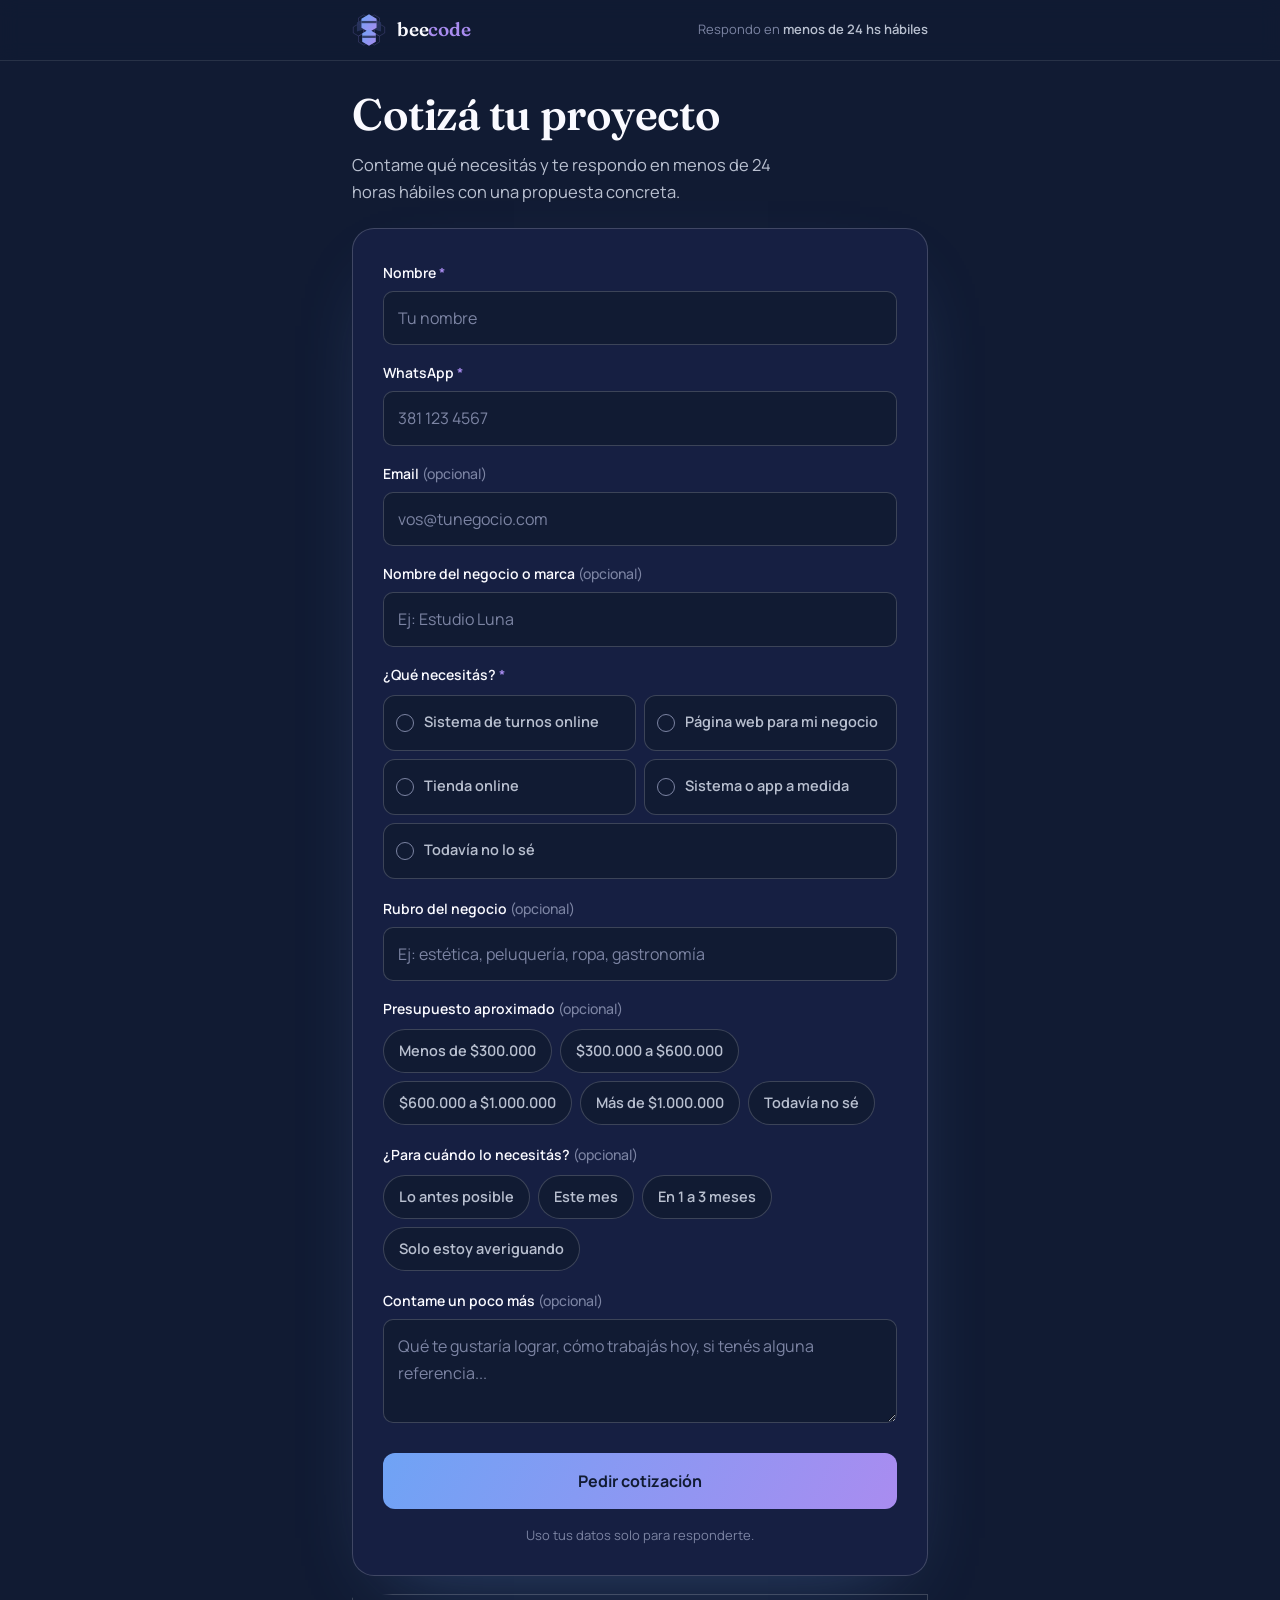
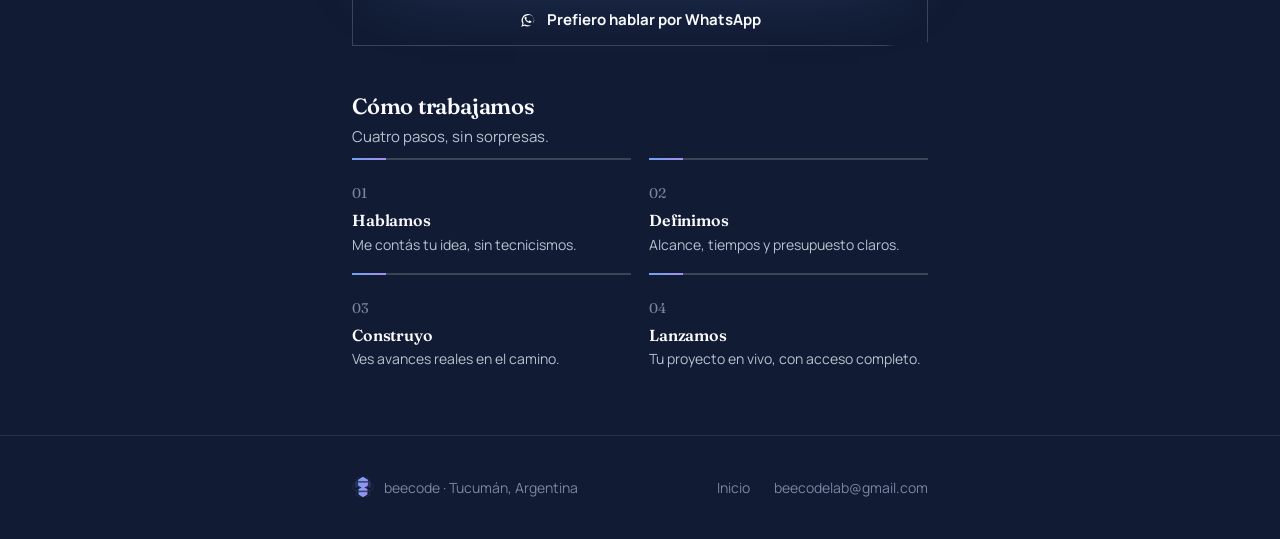
<file: cotizar.html>
<!DOCTYPE html>
<html lang="es">
<head>
<meta charset="UTF-8">
<meta name="viewport" content="width=device-width, initial-scale=1.0">
<title>Cotizá tu proyecto · Bee Code</title>
<meta name="description" content="Sistemas de turnos, páginas web y software a medida para negocios de Tucumán. Pedí tu cotización y te respondo en menos de 24 horas.">
<link rel="canonical" href="https://beecodelab.com/cotizar">
<meta property="og:title" content="Cotizá tu proyecto · Bee Code">
<meta property="og:description" content="Sistemas de turnos, páginas web y software a medida para negocios de Tucumán. Pedí tu cotización y te respondo en menos de 24 horas.">
<meta property="og:type" content="website">
<meta property="og:url" content="https://beecodelab.com/cotizar">
<meta property="og:site_name" content="Bee Code">
<meta property="og:locale" content="es_AR">
<meta property="og:image" content="https://beecodelab.com/assets/og.png">
<meta property="og:image:width" content="1200">
<meta property="og:image:height" content="630">
<meta property="og:image:alt" content="Bee Code · software y páginas web a medida en Tucumán">
<meta name="twitter:card" content="summary_large_image">
<meta name="theme-color" content="#111B33">
<link rel="icon" type="image/svg+xml" href="/assets/favicon.svg">
<link rel="icon" type="image/png" sizes="32x32" href="/assets/favicon-32.png">
<link rel="icon" type="image/png" sizes="16x16" href="/assets/favicon-16.png">
<link rel="icon" href="/assets/favicon.ico">
<link rel="apple-touch-icon" sizes="180x180" href="/assets/apple-touch-icon.png">
<link rel="preconnect" href="https://fonts.googleapis.com">
<link rel="preconnect" href="https://fonts.gstatic.com" crossorigin>
<link href="https://fonts.googleapis.com/css2?family=Fraunces:opsz,wght@9..144,500;9..144,600;9..144,700&family=Manrope:wght@400;500;600;700&display=swap" rel="stylesheet">
<link rel="stylesheet" href="/assets/css/base.css">
<style>
  /* ===== /cotizar ===== */
  .q-wrap{max-width:640px;margin:0 auto;padding:0 20px;}
  @media(min-width:640px){ .q-wrap{padding:0 32px;} }
  .q-header .header-row{padding-top:13px;padding-bottom:13px;justify-content:space-between;gap:12px;}
  .q-badge{font-size:13px;color:var(--text-dim);text-align:right;line-height:1.35;}
  .q-badge strong{color:var(--text-muted);font-weight:600;white-space:nowrap;}

  .q-intro{padding:28px 0 22px;}
  .q-intro h1{font-size:clamp(30px,8.4vw,44px);margin-bottom:12px;}
  .q-intro p{color:var(--text-muted);font-size:16.5px;max-width:46ch;}

  .q-main section{padding:0;}
  .q-form .form-card{padding:26px 20px 24px;}
  #quoteCard{scroll-margin-top:84px;}
  @media(min-width:520px){ .q-form .form-card{padding:32px 30px 28px;} }

  fieldset.choice-group{border:0;margin:0 0 18px;padding:0;min-width:0;}
  .choice-group legend{font-size:14px;font-weight:600;color:var(--text);margin-bottom:9px;padding:0;}
  .choice-group legend .req{color:var(--purple);}
  .choice-group legend .opt{color:var(--text-dim);font-weight:500;}
  .sr-input{position:absolute;opacity:0;width:1px;height:1px;margin:0;pointer-events:none;}

  .choice-cards{display:grid;grid-template-columns:1fr 1fr;gap:8px;}
  .choice-cards .choice:last-child{grid-column:1 / -1;}
  .choice-cards label{
    display:flex;align-items:center;gap:10px;min-height:56px;height:100%;
    padding:11px 12px;background:var(--bg);border:1px solid var(--line-strong);border-radius:12px;
    font-size:14.5px;font-weight:600;line-height:1.3;color:var(--text-muted);cursor:pointer;
    transition:border-color 0.15s ease, background 0.15s ease, color 0.15s ease;
  }
  .choice-cards label::before{
    content:"";flex-shrink:0;width:18px;height:18px;border-radius:50%;
    border:1.5px solid var(--text-dim);box-sizing:border-box;transition:all 0.15s ease;
  }
  .choice{position:relative;}
  .sr-input:checked + label{border-color:var(--purple);background:rgba(169,140,240,0.12);color:var(--text);}
  .choice-cards .sr-input:checked + label::before{border:5px solid var(--purple);background:var(--text);}
  .sr-input:focus-visible + label{outline:2px solid var(--purple);outline-offset:2px;}
  .choice-group[aria-invalid="true"] .choice-cards label{border-color:#E57C8A;}

  .chips{display:flex;flex-wrap:wrap;gap:8px;}
  .chips label{
    display:inline-flex;align-items:center;min-height:44px;padding:9px 15px;
    background:var(--bg);border:1px solid var(--line-strong);border-radius:999px;
    font-size:14.5px;font-weight:600;color:var(--text-muted);cursor:pointer;
    transition:border-color 0.15s ease, background 0.15s ease, color 0.15s ease;
  }

  .q-alt{margin:18px 0 0;text-align:center;}
  .q-alt .btn{width:100%;justify-content:center;}
  .form-card.sent ~ .q-alt{display:none;}
  .form-success h2{font-size:26px;margin-bottom:10px;}
  .form-success .btn{margin-top:4px;}

  .q-main .q-process{padding:48px 0 8px;}
  .q-process h2{font-size:22px;margin-bottom:6px;}
  .q-process > p{color:var(--text-muted);font-size:15px;margin-bottom:8px;}
  .process-list.compact{grid-template-columns:1fr 1fr;column-gap:18px;}
  @media(min-width:860px){ .process-list.compact{grid-template-columns:1fr 1fr;} }
  .process-list.compact .process-item{padding:16px 0 18px;}
  .process-list.compact .process-num{margin:6px 0 6px;font-size:14px;}
  .process-list.compact .process-item h3{font-size:16px;margin-bottom:4px;}
  .process-list.compact .process-item p{font-size:14px;line-height:1.5;}

  .q-footer{margin-top:40px;}
  .q-footer .footer-row{justify-content:space-between;}
</style>
</head>
<body>

<svg width="0" height="0" style="position:absolute" aria-hidden="true">
  <defs>
    <linearGradient id="beeGradInv" x1="0%" y1="0%" x2="100%" y2="100%">
      <stop offset="0%" stop-color="#6FA3F5"/>
      <stop offset="100%" stop-color="#A98CF0"/>
    </linearGradient>
    <symbol id="beeIcon" viewBox="145 55 90 90">
      <g stroke="#8B7BD8" stroke-width="1.5" fill="none" opacity="0.4">
        <polygon points="203.9,92 203.9,108 190,116 176.1,108 176.1,92 190,84"/>
        <polygon points="231.6,92 231.6,108 217.7,116 203.8,108 203.8,92 217.7,84"/>
        <polygon points="176.2,92 176.2,108 162.3,116 148.4,108 148.4,92 162.3,84"/>
        <polygon points="217.75,68 217.75,84 203.85,92 189.95,84 189.95,68 203.85,60"/>
        <polygon points="190.05,68 190.05,84 176.15,92 162.25,84 162.25,68 176.15,60"/>
        <polygon points="217.75,116 217.75,132 203.85,140 189.95,132 189.95,116 203.85,108"/>
        <polygon points="190.05,116 190.05,132 176.15,140 162.25,132 162.25,116 176.15,108"/>
      </g>
      <polygon points="158,80 178,68 178,98 158,104" fill="#2A3560" opacity="0.9"/>
      <polygon points="222,80 202,68 202,98 222,104" fill="#2A3560" opacity="0.9"/>
      <polygon points="190,58 210,70 210,94 190,106 170,94 170,70" fill="url(#beeGradInv)"/>
      <polygon points="190,98 208,109 208,131 190,142 172,131 172,109" fill="url(#beeGradInv)"/>
      <rect x="170" y="76" width="40" height="6" fill="#111B33" opacity="0.7"/>
      <rect x="172" y="115" width="36" height="6" fill="#111B33" opacity="0.7"/>
    </symbol>
  </defs>
</svg>

<header class="q-header">
  <div class="q-wrap header-row">
    <a class="brand" href="/" aria-label="Bee Code, ir al inicio">
      <svg class="brand-icon" aria-hidden="true"><use href="#beeIcon"/></svg>
      <span class="brand-word"><span class="bee">bee</span><span class="code">code</span></span>
    </a>
    <span class="q-badge">Respondo en <strong>menos de 24 hs hábiles</strong></span>
  </div>
</header>

<main class="q-main">
  <div class="q-wrap">
    <div class="q-intro">
      <h1>Cotizá tu proyecto</h1>
      <p>Contame qué necesitás y te respondo en menos de 24 horas hábiles con una propuesta concreta.</p>
    </div>

    <section class="q-form" aria-label="Formulario de cotización">
      <div class="form-card" id="quoteCard">
        <form id="quoteForm" novalidate>
          <div class="field">
            <label for="qNombre">Nombre <span class="req">*</span></label>
            <input id="qNombre" name="nombre" type="text" autocomplete="name" placeholder="Tu nombre" required aria-describedby="err-nombre">
            <p class="field-error" id="err-nombre" data-error-for="nombre" hidden></p>
          </div>
          <div class="field">
            <label for="qWhatsapp">WhatsApp <span class="req">*</span></label>
            <input id="qWhatsapp" name="whatsapp" type="tel" inputmode="tel" autocomplete="tel" placeholder="381 123 4567" required aria-describedby="err-whatsapp">
            <p class="field-error" id="err-whatsapp" data-error-for="whatsapp" hidden></p>
          </div>
          <div class="field">
            <label for="qEmail">Email <span class="opt">(opcional)</span></label>
            <input id="qEmail" name="email" type="email" inputmode="email" autocomplete="email" placeholder="vos@tunegocio.com" aria-describedby="err-email">
            <p class="field-error" id="err-email" data-error-for="email" hidden></p>
          </div>
          <div class="field">
            <label for="qNegocio">Nombre del negocio o marca <span class="opt">(opcional)</span></label>
            <input id="qNegocio" name="negocio" type="text" autocomplete="organization" placeholder="Ej: Estudio Luna">
          </div>

          <fieldset class="choice-group" id="servicioGroup" aria-describedby="err-servicio">
            <legend>¿Qué necesitás? <span class="req">*</span></legend>
            <div class="choice-cards">
              <div class="choice"><input class="sr-input" type="radio" name="servicio" id="sTurnos" value="turnos"><label for="sTurnos">Sistema de turnos online</label></div>
              <div class="choice"><input class="sr-input" type="radio" name="servicio" id="sWeb" value="web"><label for="sWeb">Página web para mi negocio</label></div>
              <div class="choice"><input class="sr-input" type="radio" name="servicio" id="sTienda" value="tienda"><label for="sTienda">Tienda online</label></div>
              <div class="choice"><input class="sr-input" type="radio" name="servicio" id="sSistema" value="sistema"><label for="sSistema">Sistema o app a medida</label></div>
              <div class="choice"><input class="sr-input" type="radio" name="servicio" id="sNoSe" value="nose"><label for="sNoSe">Todavía no lo sé</label></div>
            </div>
            <p class="field-error" id="err-servicio" data-error-for="servicio" hidden></p>
          </fieldset>

          <div class="field">
            <label for="qRubro">Rubro del negocio <span class="opt">(opcional)</span></label>
            <input id="qRubro" name="rubro" type="text" placeholder="Ej: estética, peluquería, ropa, gastronomía">
          </div>

          <fieldset class="choice-group">
            <legend>Presupuesto aproximado <span class="opt">(opcional)</span></legend>
            <div class="chips">
              <div class="choice"><input class="sr-input" type="radio" name="presupuesto" id="p1" value="Menos de $300.000"><label for="p1">Menos de $300.000</label></div>
              <div class="choice"><input class="sr-input" type="radio" name="presupuesto" id="p2" value="$300.000 a $600.000"><label for="p2">$300.000 a $600.000</label></div>
              <div class="choice"><input class="sr-input" type="radio" name="presupuesto" id="p3" value="$600.000 a $1.000.000"><label for="p3">$600.000 a $1.000.000</label></div>
              <div class="choice"><input class="sr-input" type="radio" name="presupuesto" id="p4" value="Más de $1.000.000"><label for="p4">Más de $1.000.000</label></div>
              <div class="choice"><input class="sr-input" type="radio" name="presupuesto" id="p5" value="Todavía no sé"><label for="p5">Todavía no sé</label></div>
            </div>
          </fieldset>

          <fieldset class="choice-group">
            <legend>¿Para cuándo lo necesitás? <span class="opt">(opcional)</span></legend>
            <div class="chips">
              <div class="choice"><input class="sr-input" type="radio" name="plazo" id="t1" value="Lo antes posible"><label for="t1">Lo antes posible</label></div>
              <div class="choice"><input class="sr-input" type="radio" name="plazo" id="t2" value="Este mes"><label for="t2">Este mes</label></div>
              <div class="choice"><input class="sr-input" type="radio" name="plazo" id="t3" value="En 1 a 3 meses"><label for="t3">En 1 a 3 meses</label></div>
              <div class="choice"><input class="sr-input" type="radio" name="plazo" id="t4" value="Solo estoy averiguando"><label for="t4">Solo estoy averiguando</label></div>
            </div>
          </fieldset>

          <div class="field">
            <label for="qDetalle">Contame un poco más <span class="opt">(opcional)</span></label>
            <textarea id="qDetalle" name="detalle" placeholder="Qué te gustaría lograr, cómo trabajás hoy, si tenés alguna referencia..."></textarea>
          </div>

          <div class="hp" aria-hidden="true"><label>No completar <input type="checkbox" name="botcheck" tabindex="-1"></label></div>

          <button class="btn form-submit" type="submit" id="quoteSubmit">Pedir cotización</button>
          <p class="form-error" id="quoteError" role="alert"></p>
          <p class="form-note">Uso tus datos solo para responderte.</p>
        </form>

        <div class="form-success" id="quoteSuccess" aria-live="polite">
          <div class="ok"><svg viewBox="0 0 24 24" fill="none" stroke="currentColor" stroke-width="3" stroke-linecap="round" stroke-linejoin="round" aria-hidden="true"><path d="M5 12.5l4.5 4.5L19 7.5"/></svg></div>
          <h2 class="display" id="quoteSuccessTitle" tabindex="-1">¡Listo!</h2>
          <p>Te escribo por WhatsApp en menos de 24 horas hábiles.</p>
          <a class="btn" data-wa-cotizar href="https://wa.me/5493816378896?text=Hola%20Santiago%21%20Vengo%20de%20la%20web%20y%20quiero%20cotizar%20un%20proyecto." target="_blank" rel="noopener">Escribirme ahora por WhatsApp</a>
        </div>
      </div>

      <div class="q-alt">
        <a class="btn btn-ghost" data-wa-cotizar href="https://wa.me/5493816378896?text=Hola%20Santiago%21%20Vengo%20de%20la%20web%20y%20quiero%20cotizar%20un%20proyecto." target="_blank" rel="noopener">
          <svg viewBox="0 0 24 24" fill="currentColor" aria-hidden="true"><path d="M17.6 6.3A8.4 8.4 0 0 0 12 4a8.5 8.5 0 0 0-7.4 12.8L3 21l4.3-1.5A8.5 8.5 0 0 0 12 20.5a8.5 8.5 0 0 0 5.6-14.2zm-5.6 12.8c-1.4 0-2.7-.4-3.9-1l-.3-.2-2.4.8.8-2.3-.2-.3A6.9 6.9 0 0 1 12 5.6a6.9 6.9 0 1 1 0 13.5z"/><path d="M15.7 13.4c-.2-.1-1.4-.7-1.6-.8-.2-.1-.4-.1-.5.1l-.7.9c-.1.2-.3.2-.5.1-1.3-.6-2.2-1.4-2.8-2.6-.1-.2-.1-.4.1-.5l.6-.7c.1-.2.1-.4 0-.6l-.6-1.4c-.2-.4-.4-.3-.6-.3h-.5c-.2 0-.5.1-.6.4-.2.4-.7 1.1-.4 2.4.3 1.4 1.7 3.5 3.9 4.6 2.4 1.2 2.9.9 3.4.8.5-.1 1.4-.6 1.6-1.1.2-.5.2-.9.1-1z"/></svg>
          Prefiero hablar por WhatsApp
        </a>
      </div>
    </section>

    <section class="q-process" aria-labelledby="procesoTitulo">
      <h2 id="procesoTitulo">Cómo trabajamos</h2>
      <p>Cuatro pasos, sin sorpresas.</p>
      <div class="process-list compact">
        <div class="process-item">
          <div class="process-num">01</div>
          <h3>Hablamos</h3>
          <p>Me contás tu idea, sin tecnicismos.</p>
        </div>
        <div class="process-item">
          <div class="process-num">02</div>
          <h3>Definimos</h3>
          <p>Alcance, tiempos y presupuesto claros.</p>
        </div>
        <div class="process-item">
          <div class="process-num">03</div>
          <h3>Construyo</h3>
          <p>Ves avances reales en el camino.</p>
        </div>
        <div class="process-item">
          <div class="process-num">04</div>
          <h3>Lanzamos</h3>
          <p>Tu proyecto en vivo, con acceso completo.</p>
        </div>
      </div>
    </section>
  </div>
</main>

<footer class="q-footer">
  <div class="q-wrap footer-row">
    <div class="footer-brand">
      <svg aria-hidden="true"><use href="#beeIcon"/></svg>
      <span>beecode · Tucumán, Argentina</span>
    </div>
    <div class="footer-links">
      <a href="/">Inicio</a>
      <a href="mailto:beecodelab@gmail.com">beecodelab@gmail.com</a>
    </div>
  </div>
</footer>

<script type="module" src="/assets/js/cotizar.js"></script>
</body>
</html>
</file>
<file: assets/css/base.css>
/* Bee Code · estilos compartidos (home y /cotizar) */

:root{
  --bg:#111B33;
  --bg-panel:#0C1226;
  --bg-panel-2:#161F42;
  --blue:#6FA3F5;
  --purple:#A98CF0;
  --periwinkle:#B9C6F0;
  --text:#FAFAFF;
  --text-muted:#B9C0D0;
  --text-dim:#7C84A3;
  --line:rgba(255,255,255,0.10);
  --line-strong:rgba(255,255,255,0.18);
  --gradient: linear-gradient(115deg, var(--blue) 0%, var(--purple) 100%);
  --hex-cut: polygon(8% 0%, 100% 0%, 100% 92%, 92% 100%, 0% 100%, 0% 8%);
}

*{margin:0;padding:0;box-sizing:border-box;}
html{scroll-behavior:smooth;}

body{
  background:var(--bg);
  color:var(--text);
  font-family:'Manrope',sans-serif;
  font-size:16px;
  line-height:1.65;
  -webkit-font-smoothing:antialiased;
  overflow-x:hidden;
}

h1,h2,h3,.display{
  font-family:'Fraunces',serif;
  font-optical-sizing:auto;
  font-weight:600;
  letter-spacing:-0.01em;
  line-height:1.14;
}

a{color:inherit;text-decoration:none;}
img,svg{display:block;max-width:100%;}
button{font:inherit;color:inherit;background:none;border:none;cursor:pointer;}

.wrap{max-width:1180px;margin:0 auto;padding:0 32px;}

.grad-text{
  background:var(--gradient);
  -webkit-background-clip:text;
  background-clip:text;
  color:transparent;
}

.hexfield{position:absolute;inset:0;pointer-events:none;opacity:0.5;}

/* ===== HEADER / NAV ===== */
header{
  position:sticky;
  top:0;
  z-index:100;
  background:rgba(17,27,51,0.82);
  backdrop-filter:blur(10px);
  border-bottom:1px solid var(--line);
}
.header-row{
  display:flex;
  align-items:center;
  justify-content:space-between;
  padding:16px 0;
}
.brand{display:flex;align-items:center;gap:11px;}
.brand-icon{width:34px;height:34px;flex-shrink:0;}
.brand-word{
  font-family:'Fraunces',serif;
  font-size:19px;
  font-weight:600;
  letter-spacing:-0.01em;
}
.brand-word .bee{color:var(--text);}
.brand-word .code{color:var(--purple);}

nav.main-nav{display:none;align-items:center;gap:6px;}
@media(min-width:920px){ nav.main-nav{display:flex;} }
.nav-link{
  position:relative;
  padding:9px 15px;
  font-size:14.5px;
  font-weight:500;
  color:var(--text-muted);
  transition:color 0.15s ease;
}
.nav-link::after{
  content:"";
  position:absolute;
  left:15px;right:15px;bottom:4px;
  height:2px;
  background:var(--gradient);
  transform:scaleX(0);
  transform-origin:left;
  transition:transform 0.25s ease;
}
.nav-link:hover{color:var(--text);}
.nav-link.active{color:var(--text);}
.nav-link.active::after{transform:scaleX(1);}

.header-right{display:flex;align-items:center;gap:14px;}
.menu-toggle{
  display:flex;
  width:38px;height:38px;
  align-items:center;justify-content:center;
  border:1px solid var(--line-strong);
  clip-path:var(--hex-cut);
}
@media(min-width:920px){ .menu-toggle{display:none;} }
.menu-toggle svg{width:18px;height:18px;}

.mobile-nav{
  display:none;
  flex-direction:column;
  border-top:1px solid var(--line);
  background:var(--bg-panel);
}
.mobile-nav.open{display:flex;}
@media(min-width:920px){ .mobile-nav{display:none !important;} }
.mobile-nav a{
  padding:16px 32px;
  border-bottom:1px solid var(--line);
  font-size:15.5px;
  color:var(--text-muted);
}
.mobile-nav a.active{color:var(--text);font-weight:600;}

/* ===== BUTTONS ===== */
.btn{
  display:inline-flex;align-items:center;gap:10px;
  font-family:'Manrope',sans-serif;font-weight:700;font-size:15px;
  padding:13px 24px;border:none;cursor:pointer;color:#111B33;
  background:var(--gradient);
  clip-path:var(--hex-cut);
  transition:transform 0.15s ease, box-shadow 0.15s ease;
  white-space:nowrap;
}
.btn:hover{transform:translateY(-2px);box-shadow:0 8px 30px -6px rgba(169,140,240,0.45);}
.btn svg{width:18px;height:18px;flex-shrink:0;}
.btn-ghost{
  background:transparent;border:1px solid var(--line-strong);
  clip-path:var(--hex-cut);color:var(--text);
}
.btn-ghost:hover{border-color:var(--purple);box-shadow:none;background:rgba(169,140,240,0.08);}
.btn-sm{padding:10px 18px;font-size:14px;}
.cta-row{display:flex;flex-wrap:wrap;gap:14px;}

/* ===== SECTIONS ===== */
section{position:relative;padding:88px 0;scroll-margin-top:76px;}
.section-head{max-width:640px;margin-bottom:56px;}
.section-head h2{font-size:clamp(28px,3.4vw,38px);margin-bottom:16px;}
.section-head p{color:var(--text-muted);font-size:17px;}
.divider{height:1px;background:linear-gradient(90deg, transparent, var(--line-strong), transparent);}

.process{background:var(--bg-panel);}
.process-list{display:grid;gap:0;}
@media(min-width:860px){ .process-list{grid-template-columns:repeat(4,1fr);} }
.process-item{padding:28px 24px 28px 0;border-top:2px solid var(--line-strong);position:relative;}
.process-item::before{content:"";position:absolute;top:-2px;left:0;width:34px;height:2px;background:var(--gradient);}
.process-num{font-family:'Fraunces',serif;font-size:15px;color:var(--text-dim);margin:22px 0 12px;}
.process-item h3{font-size:17px;margin-bottom:8px;}
.process-item p{color:var(--text-muted);font-size:14.5px;}

/* ===== CONTACTO / FORMULARIO ===== */

.form-card{background:var(--bg-panel-2);border:1px solid var(--line-strong);border-radius:22px;padding:36px 32px 30px;box-shadow:0 30px 80px -40px rgba(111,163,245,0.35);}
@media(max-width:520px){ .form-card{padding:28px 20px 24px;} }
.form-card h3{font-size:24px;margin-bottom:6px;}
.form-card .form-sub{color:var(--text-muted);font-size:15px;margin-bottom:24px;}
.intent-toggle{display:grid;grid-template-columns:1fr 1fr;gap:6px;padding:5px;background:var(--bg);border:1px solid var(--line);border-radius:12px;margin-bottom:22px;}
.intent-toggle input{position:absolute;opacity:0;pointer-events:none;}
.intent-toggle label{text-align:center;padding:10px 8px;font-size:14px;font-weight:600;color:var(--text-dim);border-radius:8px;cursor:pointer;transition:background 0.15s ease,color 0.15s ease;line-height:1.3;}
.intent-toggle input:checked + label{background:var(--bg-panel-2);color:var(--text);box-shadow:inset 0 0 0 1px var(--line-strong);}
.intent-toggle input:focus-visible + label{outline:2px solid var(--purple);outline-offset:2px;}
.field{margin-bottom:16px;}
.field-row{display:grid;gap:0 14px;}
@media(min-width:560px){ .field-row{grid-template-columns:1fr 1fr;} }
.field label{display:block;font-size:14px;font-weight:600;color:var(--text);margin-bottom:7px;}
.field label .req{color:var(--purple);}
.field label .opt{color:var(--text-dim);font-weight:500;}
.field input,.field select,.field textarea{
  width:100%;font:inherit;font-size:16px;color:var(--text);
  background:var(--bg);border:1px solid var(--line-strong);border-radius:10px;
  padding:13px 14px;transition:border-color 0.15s ease, box-shadow 0.15s ease;
}
.field textarea{min-height:104px;resize:vertical;}
.field select{appearance:none;background-image:url("data:image/svg+xml,%3Csvg xmlns='http://www.w3.org/2000/svg' viewBox='0 0 24 24' fill='none' stroke='%237C84A3' stroke-width='2' stroke-linecap='round'%3E%3Cpath d='M6 9l6 6 6-6'/%3E%3C/svg%3E");background-repeat:no-repeat;background-position:right 12px center;background-size:18px;padding-right:40px;}
.field select:invalid{color:var(--text-dim);}
.field option{color:#111B33;}
.field input::placeholder,.field textarea::placeholder{color:var(--text-dim);}
.field input:focus,.field select:focus,.field textarea:focus{outline:none;border-color:var(--purple);box-shadow:0 0 0 3px rgba(169,140,240,0.2);}
.field input:user-invalid,.field select:user-invalid{border-color:#E57C8A;}
.field [aria-invalid="true"]{border-color:#E57C8A;}
.field-error{margin-top:7px;font-size:13.5px;line-height:1.45;color:#F0A3AD;}
.field-error[hidden]{display:none;}
.field input,.field select,.field textarea,fieldset{scroll-margin-top:96px;}
.call-only{display:none;}
.form-card[data-intent="llamada"] .call-only{display:block;}
.hp{position:absolute;left:-9999px;width:1px;height:1px;overflow:hidden;}
.form-submit{width:100%;justify-content:center;margin-top:6px;padding:15px 24px;font-size:16px;border-radius:12px;clip-path:none;}
.form-submit[disabled]{opacity:0.7;cursor:wait;transform:none;}
.form-note{margin-top:16px;font-size:13px;color:var(--text-dim);text-align:center;}
.form-error{display:none;margin-top:14px;font-size:14px;color:#F0A3AD;text-align:center;}
.form-error.show{display:block;}
.form-error a{text-decoration:underline;}
.form-success{display:none;text-align:center;padding:24px 4px;}
.form-card.sent form{display:none;}
.form-card.sent .form-success{display:block;}
.form-success .ok{width:56px;height:56px;margin:0 auto 18px;display:flex;align-items:center;justify-content:center;background:var(--gradient);clip-path:polygon(50% 0%,100% 25%,100% 75%,50% 100%,0% 75%,0% 25%);color:#111B33;}
.form-success .ok svg{width:26px;height:26px;}
.form-success h3{margin-bottom:10px;}
.form-success p{color:var(--text-muted);font-size:15.5px;margin-bottom:22px;}

footer{border-top:1px solid var(--line);padding:40px 0;}
.footer-row{display:flex;flex-wrap:wrap;gap:16px;justify-content:space-between;align-items:center;color:var(--text-dim);font-size:14px;}
.footer-brand{display:flex;align-items:center;gap:10px;}
.footer-brand svg{width:22px;height:22px;}
.footer-links{display:flex;gap:24px;flex-wrap:wrap;}
.footer-links a:hover{color:var(--text-muted);}

.float-wa{
  position:fixed;bottom:22px;right:22px;z-index:90;
  width:56px;height:56px;display:flex;align-items:center;justify-content:center;
  background:var(--gradient);
  clip-path:polygon(50% 0%,100% 25%,100% 75%,50% 100%,0% 75%,0% 25%);
  box-shadow:0 10px 30px -8px rgba(169,140,240,0.5);
  padding-bottom:env(safe-area-inset-bottom);
}
.float-wa svg{width:26px;height:26px;color:#111B33;}

@media (prefers-reduced-motion: reduce){ *{animation:none !important;transition:none !important;} }
::selection{background:var(--purple);color:#111B33;}
a:focus-visible, button:focus-visible{outline:2px solid var(--purple);outline-offset:3px;}
</file>
